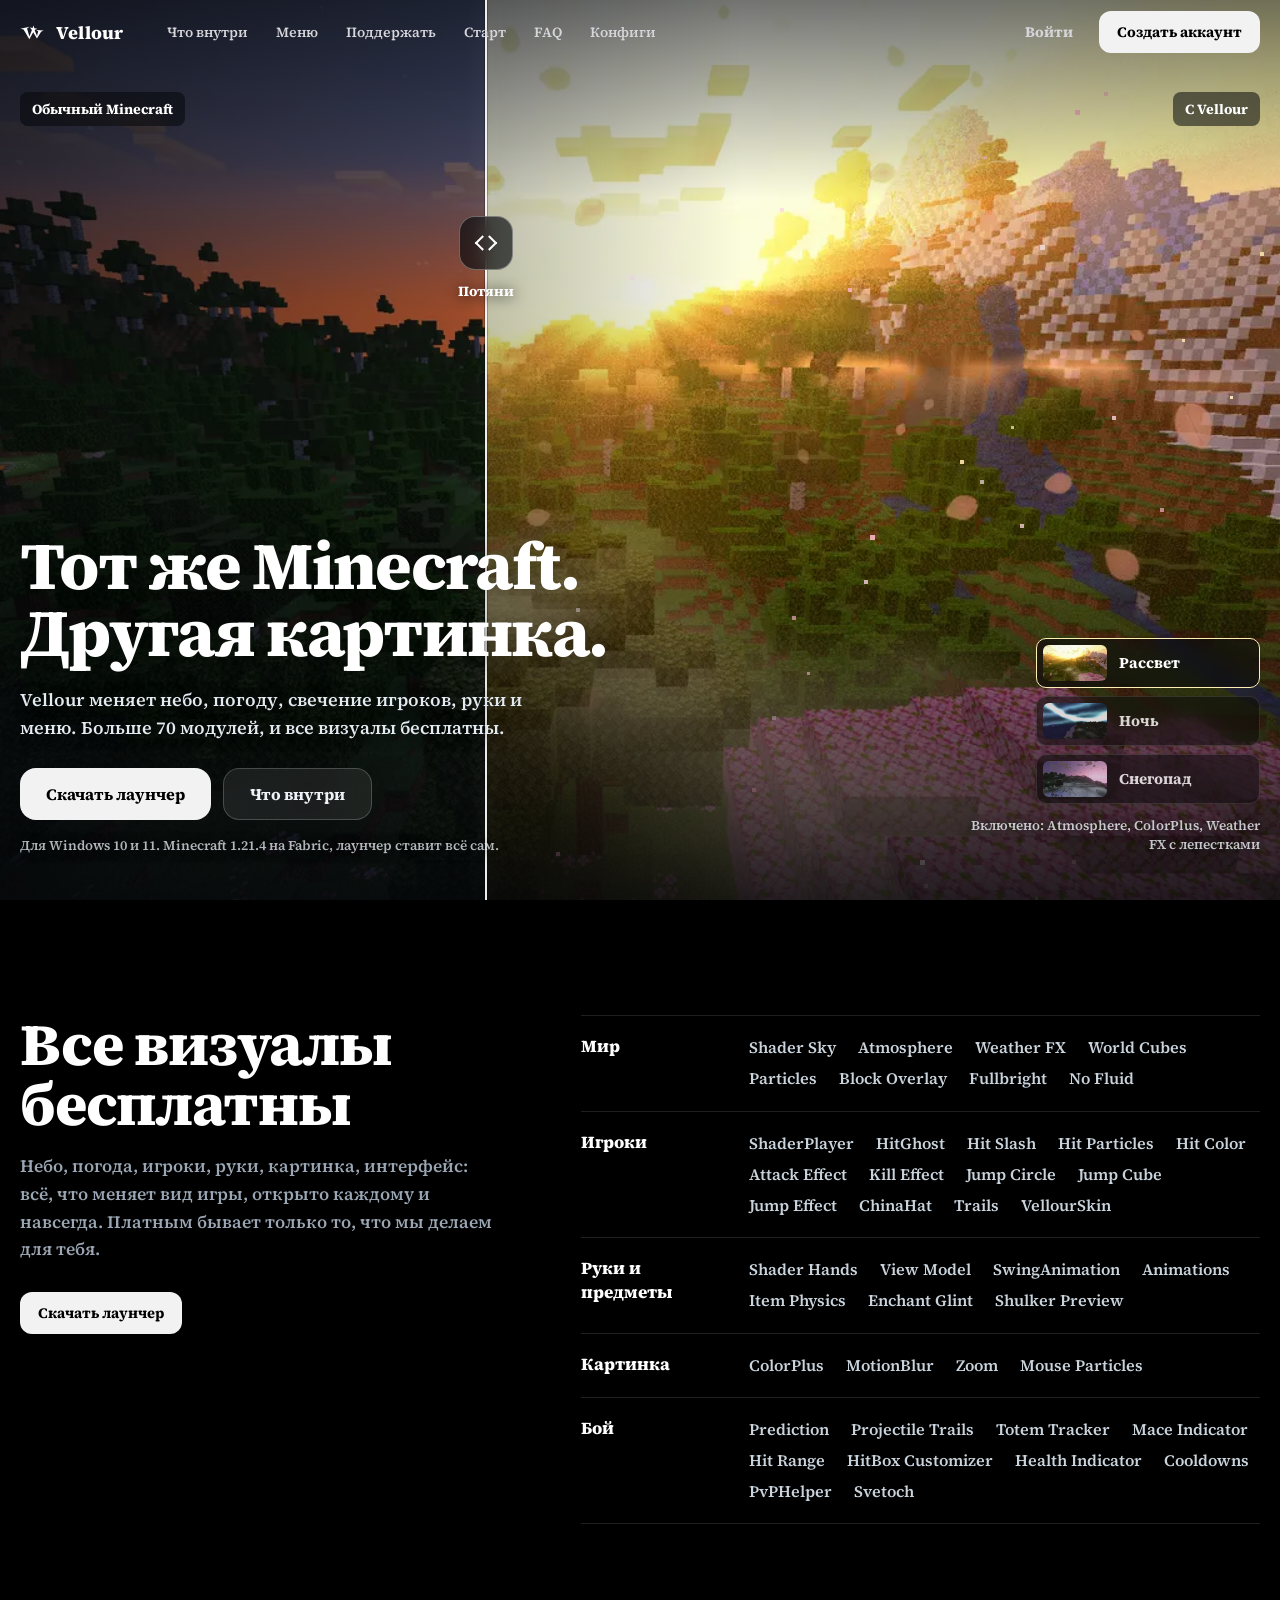
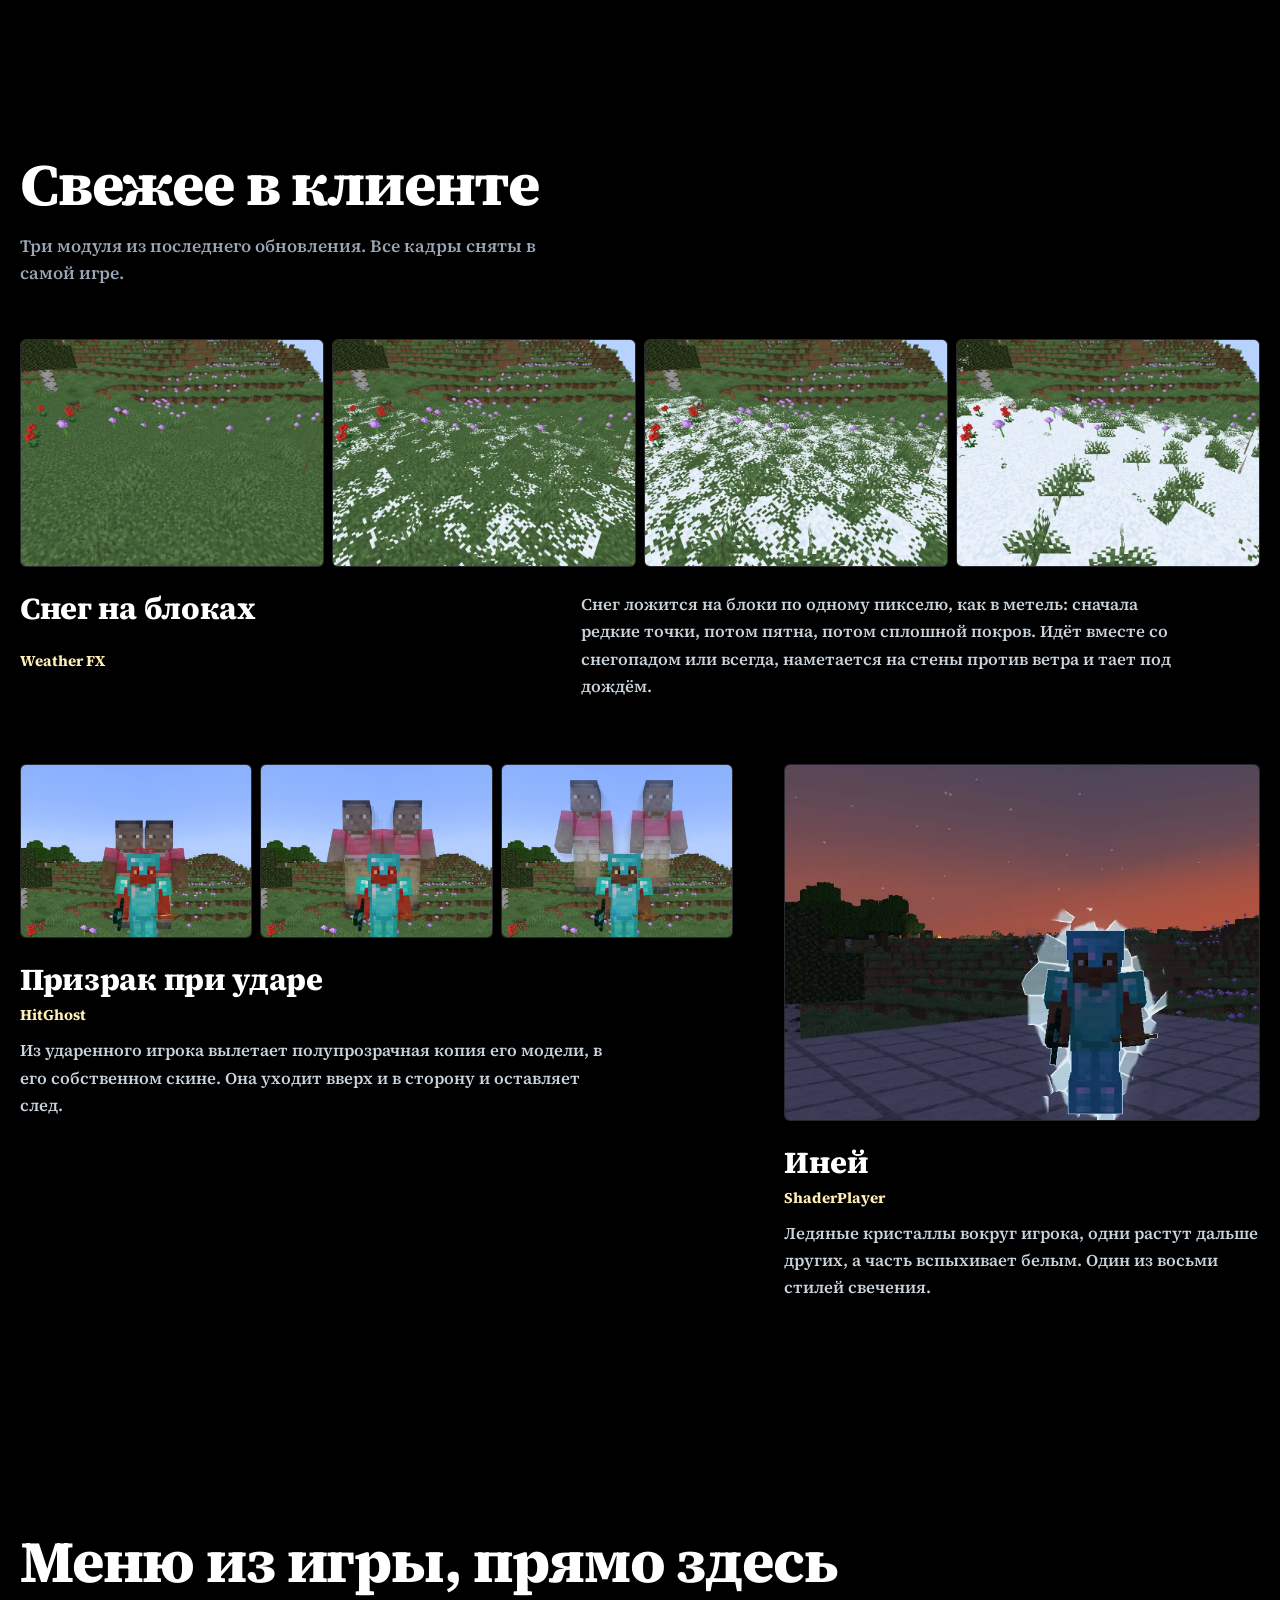
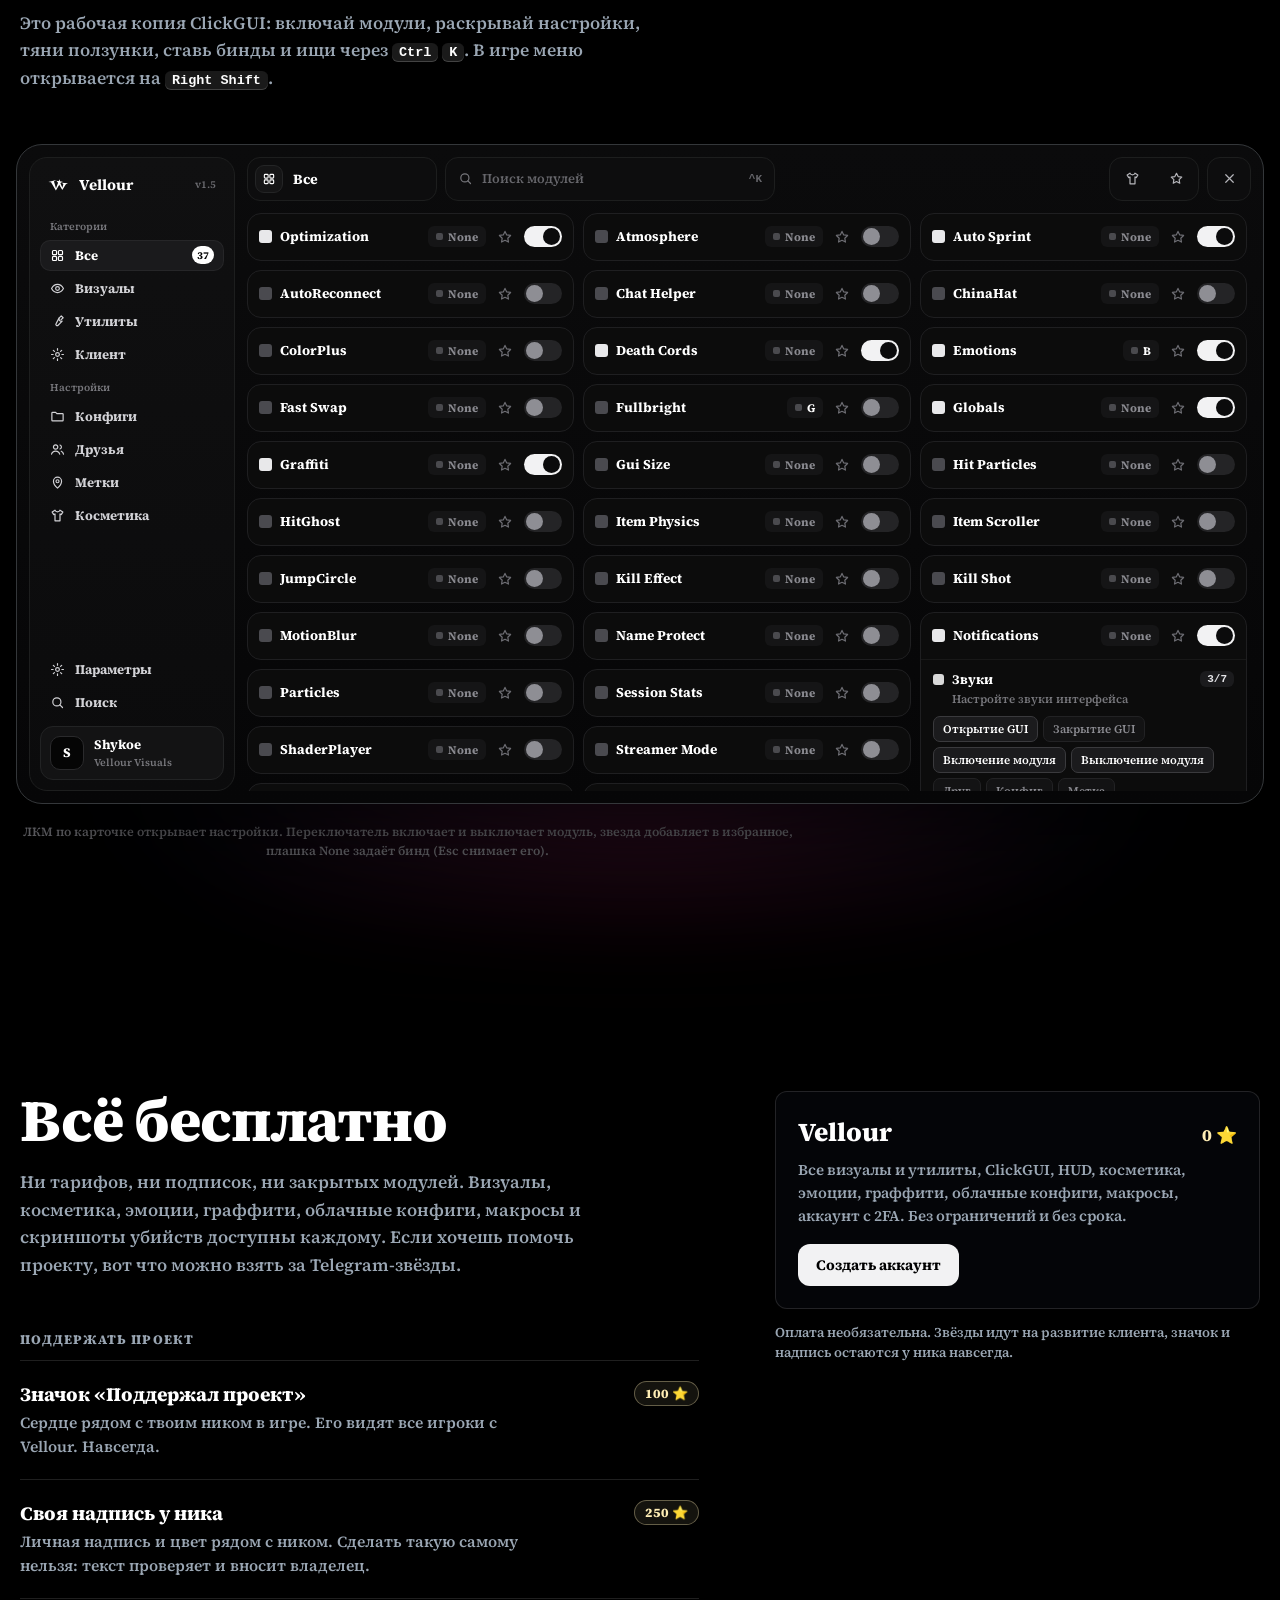
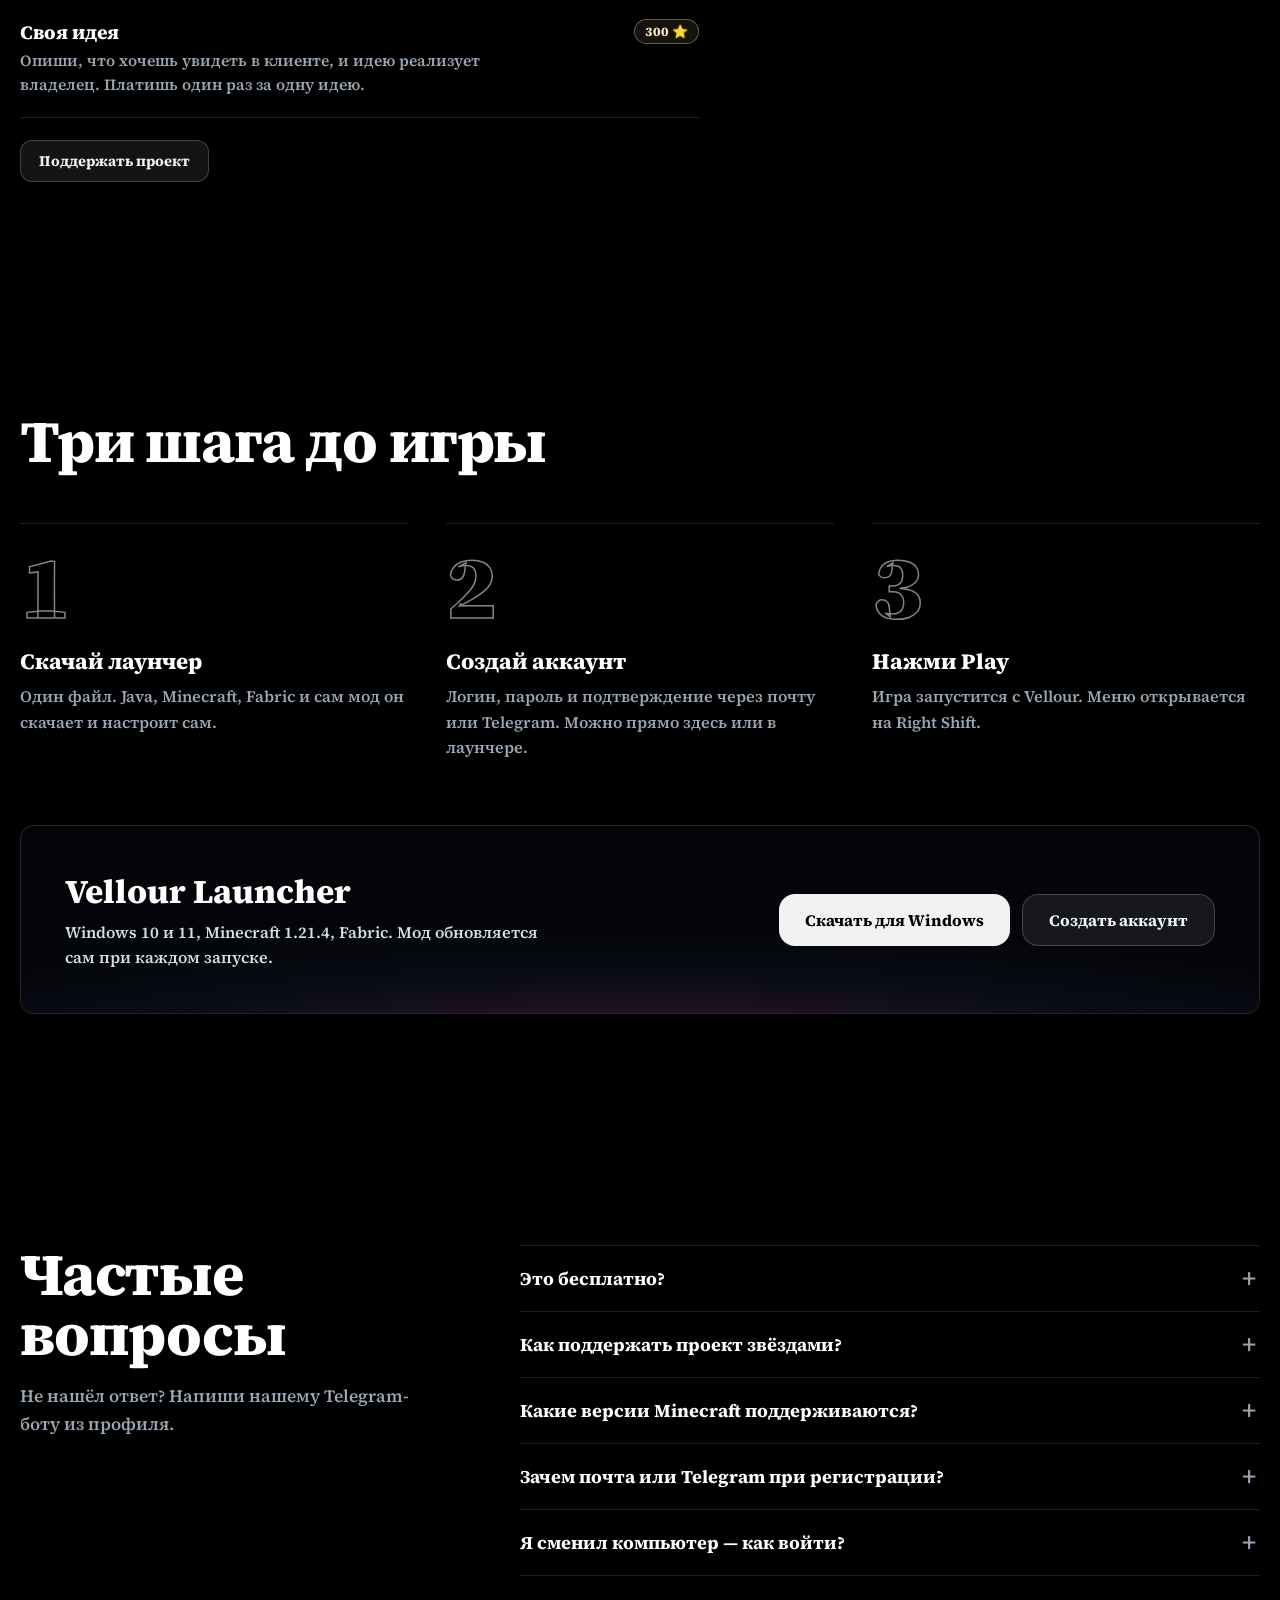
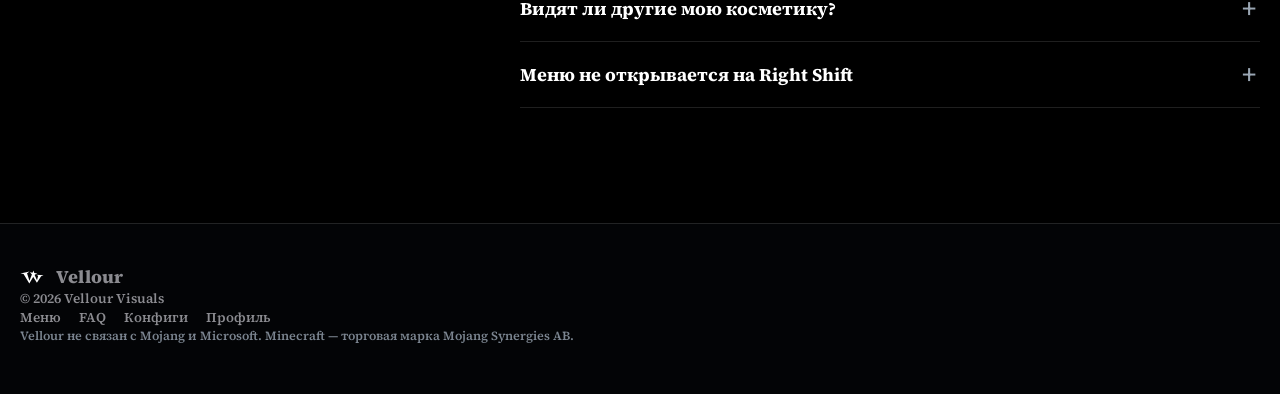
<file: index.html>
<!doctype html>
<html lang="ru">
<head>
  <script src="/assets/js/mirror.js"></script>
  <meta charset="utf-8">
  <meta name="viewport" content="width=device-width, initial-scale=1">
  <title>Vellour — бесплатные визуалы для Minecraft 1.21.4 (Fabric)</title>
  <meta name="description" content="Vellour: бесплатные визуалы для Minecraft 1.21.4 на Fabric. Шейдерное небо, снег и дождь, свечение игроков, руки, HUD. Лаунчер сам всё ставит.">
  <meta name="robots" content="index, follow, max-image-preview:large">
  <link rel="canonical" href="https://vellour.github.io/">
  <meta name="theme-color" content="#05070a">
  <link rel="icon" type="image/svg+xml" href="/assets/img/favicon.svg">
  <link rel="icon" type="image/png" href="/assets/img/favicon.png">
  <meta property="og:type" content="website">
  <meta property="og:site_name" content="Vellour">
  <meta property="og:locale" content="ru_RU">
  <meta property="og:url" content="https://vellour.github.io/">
  <meta property="og:title" content="Vellour: бесплатные визуалы для Minecraft 1.21.4">
  <meta property="og:description" content="Тот же Minecraft, другая картинка: шейдерное небо, снег по пикселям, лужи, свечение игроков и HUD. Лаунчер ставит всё сам, всё бесплатно.">
  <meta property="og:image" content="https://vellour.github.io/assets/img/og.jpg">
  <meta property="og:image:width" content="1200">
  <meta property="og:image:height" content="630">
  <meta property="og:image:alt" content="Рассвет в Minecraft с Vellour: золотой свет, лепестки и дымка над лесом">
  <meta name="twitter:card" content="summary_large_image">
  <meta name="twitter:title" content="Vellour: бесплатные визуалы для Minecraft 1.21.4">
  <meta name="twitter:description" content="Шейдерное небо, снег по пикселям, лужи, свечение игроков и HUD. Лаунчер ставит всё сам, всё бесплатно.">
  <meta name="twitter:image" content="https://vellour.github.io/assets/img/og.jpg">
  <script type="application/ld+json">{"@context":"https://schema.org","@type":"SoftwareApplication","name":"Vellour","alternateName":"VellourVisuals","applicationCategory":"GameApplication","applicationSubCategory":"Minecraft client","operatingSystem":"Windows 10, Windows 11","inLanguage":"ru","url":"https://vellour.github.io/","image":"https://vellour.github.io/assets/img/og.jpg","description":"Бесплатные визуалы для Minecraft Java 1.21.4 на Fabric: шейдерное небо, снег и дождь, свечение игроков, руки, цветокоррекция, HUD. Лаунчер сам скачивает и настраивает всё нужное.","downloadUrl":"https://github.com/Vellour/VellourVisuals/releases/latest/download/VellourLauncher.exe","offers":{"@type":"Offer","price":"0","priceCurrency":"RUB"}}</script>
  <link rel="preload" as="image" href="/assets/img/scenes/dawn-b.webp" imagesrcset="/assets/img/scenes/dawn-b-m.webp 1280w, /assets/img/scenes/dawn-b.webp 1920w" imagesizes="100vw" fetchpriority="high">
  <link rel="stylesheet" href="/assets/css/site.css">
  <link rel="stylesheet" href="/assets/css/landing.css">
  <link rel="stylesheet" href="/assets/css/gui-demo.css">
</head>
<body>
  <header class="nav">
    <div class="nav-inner">
      <a class="brand" href="/"><img src="/assets/img/mark.svg" alt="">Vellour</a>
      <nav class="nav-links">
        <a href="#inside">Что внутри</a>
        <a href="#menu">Меню</a>
        <a href="#services">Поддержать</a>
        <a href="#start">Старт</a>
        <a href="#faq">FAQ</a>
        <a href="/configs">Конфиги</a>
      </nav>
      <div class="nav-right">
        <a class="btn btn-ghost" href="/login">Войти</a>
        <a class="btn btn-white" href="/register#register">Создать аккаунт</a>
      </div>
      <button class="nav-burger" aria-label="Меню"><span></span><span></span></button>
    </div>
  </header>

  <!-- ================= HERO: one frame, two pictures ================= -->
  <section class="hero" id="top" aria-label="Сравнение: обычный Minecraft и Minecraft с Vellour">
    <div class="cmp" id="cmp" style="--pos:38">
      <div class="cmp-layer cmp-base">
        <img id="img-a" src="/assets/img/scenes/dawn-a.webp" srcset="/assets/img/scenes/dawn-a-m.webp 1280w, /assets/img/scenes/dawn-a.webp 1920w" sizes="100vw" width="1920" height="1080" alt="Обычный Minecraft: рассвет над лесом и снежной горой" fetchpriority="high" draggable="false">
        <canvas class="fx" aria-hidden="true"></canvas>
      </div>
      <div class="cmp-layer cmp-top">
        <img id="img-b" src="/assets/img/scenes/dawn-b.webp" srcset="/assets/img/scenes/dawn-b-m.webp 1280w, /assets/img/scenes/dawn-b.webp 1920w" sizes="100vw" width="1920" height="1080" alt="Тот же рассвет с Vellour: лучи солнца, тёплый свет, туман и падающие лепестки" fetchpriority="high" draggable="false">
        <canvas class="fx" aria-hidden="true"></canvas>
        <canvas class="particles" aria-hidden="true"></canvas>
      </div>
      <span class="cmp-line" aria-hidden="true"></span>
      <button class="cmp-knob" id="cmp-knob" type="button" role="slider" aria-label="Граница между обычным Minecraft и Vellour" aria-valuemin="0" aria-valuemax="100" aria-valuenow="38" aria-orientation="horizontal"><span class="cmp-hint" id="cmp-hint">Потяни</span></button>
      <span class="cmp-tag cmp-tag-a">Обычный Minecraft</span>
      <span class="cmp-tag cmp-tag-b">С Vellour</span>
    </div>

    <div class="hero-inner">
      <div class="hero-copy">
        <h1>Тот же Minecraft.<br>Другая картинка.</h1>
        <p class="hero-sub">Vellour меняет небо, погоду, свечение игроков, руки и меню. Больше 70 модулей, и все визуалы бесплатны.</p>
        <div class="hero-actions">
          <a class="btn btn-white btn-lg" href="#" data-download>Скачать лаунчер</a>
          <a class="btn btn-glass btn-lg" href="#inside">Что внутри</a>
        </div>
        <p class="hero-fine" id="hero-fine">Для Windows 10 и 11. Minecraft 1.21.4 на Fabric, лаунчер ставит всё сам.</p>
      </div>
      <div class="scene-pick" role="tablist" aria-label="Сцена для сравнения">
        <button class="scene on" role="tab" aria-selected="true" data-scene="0"><img src="/assets/img/scenes/dawn-t.webp" alt="" width="96" height="54"><span>Рассвет</span></button>
        <button class="scene" role="tab" aria-selected="false" data-scene="1"><img src="/assets/img/scenes/night-t.webp" alt="" width="96" height="54" loading="lazy"><span>Ночь</span></button>
        <button class="scene" role="tab" aria-selected="false" data-scene="2"><img src="/assets/img/scenes/snow-t.webp" alt="" width="96" height="54" loading="lazy"><span>Снегопад</span></button>
        <p class="scene-mods" id="scene-mods" aria-live="polite">Включено: Atmosphere, ColorPlus, Weather FX с лепестками</p>
      </div>
    </div>
  </section>

  <!-- ================= INSIDE ================= -->
  <section class="section" id="inside">
    <div class="wrap split">
      <div class="split-head">
        <h2 class="h2">Все визуалы бесплатны</h2>
        <p class="lead">Небо, погода, игроки, руки, картинка, интерфейс: всё, что меняет вид игры, открыто каждому и навсегда. Платным бывает только то, что мы делаем для тебя.</p>
        <a class="btn btn-white" href="#" data-download>Скачать лаунчер</a>
      </div>
      <dl class="index">
        <div><dt>Мир</dt><dd><span>Shader Sky</span><span>Atmosphere</span><span>Weather FX</span><span>World Cubes</span><span>Particles</span><span>Block Overlay</span><span>Fullbright</span><span>No Fluid</span></dd></div>
        <div><dt>Игроки</dt><dd><span>ShaderPlayer</span><span>HitGhost</span><span>Hit Slash</span><span>Hit Particles</span><span>Hit Color</span><span>Attack Effect</span><span>Kill Effect</span><span>Jump Circle</span><span>Jump Cube</span><span>Jump Effect</span><span>ChinaHat</span><span>Trails</span><span>VellourSkin</span></dd></div>
        <div><dt>Руки и предметы</dt><dd><span>Shader Hands</span><span>View Model</span><span>SwingAnimation</span><span>Animations</span><span>Item Physics</span><span>Enchant Glint</span><span>Shulker Preview</span></dd></div>
        <div><dt>Картинка</dt><dd><span>ColorPlus</span><span>MotionBlur</span><span>Zoom</span><span>Mouse Particles</span></dd></div>
        <div><dt>Бой</dt><dd><span>Prediction</span><span>Projectile Trails</span><span>Totem Tracker</span><span>Mace Indicator</span><span>Hit Range</span><span>HitBox Customizer</span><span>Health Indicator</span><span>Cooldowns</span><span>PvPHelper</span><span>Svetoch</span></dd></div>
      </dl>
    </div>
  </section>

  <!-- ================= FRAMES from the game ================= -->
  <section class="section" id="frames">
    <div class="wrap">
      <div class="section-head">
        <h2 class="h2">Свежее в клиенте</h2>
        <p class="lead">Три модуля из последнего обновления. Все кадры сняты в самой игре.</p>
      </div>

      <article class="story story-wide">
        <div class="strip strip-4">
          <figure><img src="/assets/img/frames/snow-1.webp" alt="Луг без снега" loading="lazy" width="640" height="480"></figure>
          <figure><img src="/assets/img/frames/snow-2.webp" alt="Снег лежит редкими белыми пикселями" loading="lazy" width="640" height="480"></figure>
          <figure><img src="/assets/img/frames/snow-3.webp" alt="Снега больше, трава ещё видна" loading="lazy" width="640" height="480"></figure>
          <figure><img src="/assets/img/frames/snow-4.webp" alt="Земля почти целиком белая" loading="lazy" width="640" height="480"></figure>
        </div>
        <div class="story-text">
          <h3>Снег на блоках</h3>
          <p class="story-mod">Weather FX</p>
          <p>Снег ложится на блоки по одному пикселю, как в метель: сначала редкие точки, потом пятна, потом сплошной покров. Идёт вместе со снегопадом или всегда, наметается на стены против ветра и тает под дождём.</p>
        </div>
      </article>

      <div class="story-pair">
        <article class="story">
          <div class="strip strip-3">
            <figure><img src="/assets/img/frames/ghost-1.webp" alt="Удар: призрак ещё в теле игрока" loading="lazy" width="640" height="480"></figure>
            <figure><img src="/assets/img/frames/ghost-2.webp" alt="Призрак отделяется от игрока" loading="lazy" width="640" height="480"></figure>
            <figure><img src="/assets/img/frames/ghost-3.webp" alt="Призрак улетает вверх и тает" loading="lazy" width="640" height="480"></figure>
          </div>
          <div class="story-text">
            <h3>Призрак при ударе</h3>
            <p class="story-mod">HitGhost</p>
            <p>Из ударенного игрока вылетает полупрозрачная копия его модели, в его собственном скине. Она уходит вверх и в сторону и оставляет след.</p>
          </div>
        </article>
        <article class="story">
          <div class="strip strip-1">
            <figure><img src="/assets/img/frames/frost-1.webp" alt="Игрок в ледяных кристаллах ночью" loading="lazy" width="640" height="480"></figure>
          </div>
          <div class="story-text">
            <h3>Иней</h3>
            <p class="story-mod">ShaderPlayer</p>
            <p>Ледяные кристаллы вокруг игрока, одни растут дальше других, а часть вспыхивает белым. Один из восьми стилей свечения.</p>
          </div>
        </article>
      </div>
    </div>
  </section>

  <!-- ================= LIVE CLICKGUI ================= -->
  <section class="section gui-section" id="menu">
    <div class="wrap">
      <div class="section-head">
        <h2 class="h2">Меню из игры, прямо здесь</h2>
        <p class="lead">Это рабочая копия ClickGUI: включай модули, раскрывай настройки, тяни ползунки, ставь бинды и ищи через <kbd class="kbd">Ctrl</kbd> <kbd class="kbd">K</kbd>. В игре меню открывается на <kbd class="kbd">Right Shift</kbd>.</p>
      </div>
      <div class="gui-wrap">
        <div class="gui" id="gui-app">
          <aside class="g-side">
            <div class="g-brand"><img src="/assets/img/mark.svg" alt=""><b>Vellour</b><span>v1.5</span></div>
            <div class="g-sec">Категории</div>
            <div class="g-nav" id="g-cats"></div>
            <div class="g-sec">Настройки</div>
            <div class="g-nav" id="g-tools"></div>
            <div class="g-fill"></div>
            <div class="g-nav">
              <button data-cat="client"><i class="gi gi-gear"></i>Параметры</button>
              <button data-focus-search><i class="gi gi-search"></i>Поиск</button>
            </div>
            <div class="g-user"><div class="g-ava">S</div><div><b>Shykoe</b><span>Vellour Visuals</span></div></div>
          </aside>
          <main class="g-main">
            <div class="g-top">
              <div class="g-chip"><i class="gi" id="g-chip-icon"></i><b id="g-chip-title">Все</b></div>
              <label class="g-search"><i class="gi gi-search"></i><input id="g-search" placeholder="Поиск модулей" autocomplete="off" spellcheck="false"><span>^K</span></label>
              <div class="g-actions">
                <div class="g-pill"><button title="Косметика" data-tool="cosmetics"><i class="gi gi-shirt"></i></button><button title="Избранное" id="g-fav-only"><i class="gi gi-star"></i></button></div>
                <button class="g-btn" title="Сбросить" id="g-reset"><i class="gi gi-x"></i></button>
              </div>
            </div>
            <div class="g-content" id="g-content"></div>
          </main>
        </div>
      </div>
      <p class="gui-note">ЛКМ по карточке открывает настройки. Переключатель включает и выключает модуль, звезда добавляет в избранное, плашка None задаёт бинд (Esc снимает его).</p>
    </div>
  </section>

  <!-- ================= SUPPORT ================= -->
  <section class="section" id="services">
    <div class="wrap split split-rev">
      <div>
        <div class="section-head">
          <h2 class="h2">Всё бесплатно</h2>
          <p class="lead">Ни тарифов, ни подписок, ни закрытых модулей. Визуалы, косметика, эмоции, граффити, облачные конфиги, макросы и скриншоты убийств доступны каждому. Если хочешь помочь проекту, вот что можно взять за Telegram-звёзды.</p>
        </div>
        <h3 class="ledger-label">Поддержать проект</h3>
        <ul class="ledger">
          <li><div><b>Значок «Поддержал проект»</b><p>Сердце рядом с твоим ником в игре. Его видят все игроки с Vellour. Навсегда.</p></div><span class="tier" data-svc-price="supporter">100 ⭐</span></li>
          <li><div><b>Своя надпись у ника</b><p>Личная надпись и цвет рядом с ником. Сделать такую самому нельзя: текст проверяет и вносит владелец.</p></div><span class="tier" data-svc-price="nametag">250 ⭐</span></li>
          <li><div><b>Своя идея</b><p>Опиши, что хочешь увидеть в клиенте, и идею реализует владелец. Платишь один раз за одну идею.</p></div><span class="tier" data-svc-price="idea">300 ⭐</span></li>
        </ul>
        <p class="ledger-cta"><a class="btn btn-glass" href="/profile#services">Поддержать проект</a></p>
      </div>
      <aside class="plans" aria-label="Что входит">
        <div class="plan">
          <div class="plan-top"><b>Vellour</b><span>0 ⭐</span></div>
          <p>Все визуалы и утилиты, ClickGUI, HUD, косметика, эмоции, граффити, облачные конфиги, макросы, аккаунт с 2FA. Без ограничений и без срока.</p>
          <a class="btn btn-white" href="/register#register">Создать аккаунт</a>
        </div>
        <p class="plans-note">Оплата необязательна. Звёзды идут на развитие клиента, значок и надпись остаются у ника навсегда.</p>
      </aside>
    </div>
  </section>

  <!-- ================= START ================= -->
  <section class="section" id="start">
    <div class="wrap">
      <div class="section-head">
        <h2 class="h2">Три шага до игры</h2>
      </div>
      <ol class="steps">
        <li><span class="step-n">1</span><h3>Скачай лаунчер</h3><p>Один файл. Java, Minecraft, Fabric и сам мод он скачает и настроит сам.</p></li>
        <li><span class="step-n">2</span><h3>Создай аккаунт</h3><p>Логин, пароль и подтверждение через почту или Telegram. Можно прямо здесь или в лаунчере.</p></li>
        <li><span class="step-n">3</span><h3>Нажми Play</h3><p>Игра запустится с Vellour. Меню открывается на Right Shift.</p></li>
      </ol>
      <div class="download" id="download">
        <div class="dl-text">
          <h3>Vellour Launcher</h3>
          <p>Windows 10 и 11, Minecraft 1.21.4, Fabric. Мод обновляется сам при каждом запуске.</p>
        </div>
        <div class="dl-actions">
          <a class="btn btn-white btn-lg" href="#" data-download>Скачать для Windows</a>
          <a class="btn btn-glass btn-lg" href="/register#register">Создать аккаунт</a>
        </div>
      </div>
    </div>
  </section>

  <!-- ================= FAQ ================= -->
  <section class="section" id="faq">
    <div class="wrap faq-wrap">
      <div class="section-head">
        <h2 class="h2">Частые вопросы</h2>
        <p class="lead">Не нашёл ответ? Напиши нашему Telegram-боту из профиля.</p>
      </div>
      <div class="faq">
        <details><summary>Это бесплатно?</summary><p>Да, всё: визуалы, косметика, эмоции, граффити, облачные конфиги, макросы, скриншоты убийств и статистика сессии. Тарифов нет. Проект можно просто поддержать за Telegram-звёзды: значок у ника, своя надпись у ника или одна своя идея.</p></details>
        <details><summary>Как поддержать проект звёздами?</summary><p>Профиль → «Поддержать» → выбери услугу. Откроется оплата в Telegram, после неё значок, надпись или идея включатся сами. Ещё можно написать боту /shop.</p></details>
        <details><summary>Какие версии Minecraft поддерживаются?</summary><p>Minecraft Java 1.21.4 на Fabric. Лаунчер сам скачает нужную версию, Fabric и Fabric API.</p></details>
        <details><summary>Зачем почта или Telegram при регистрации?</summary><p>Чтобы ты мог восстановить пароль и чтобы никто не наделал фейковых аккаунтов. Привязки и 2FA настраиваются в профиле.</p></details>
        <details><summary>Я сменил компьютер — как войти?</summary><p>Аккаунт привязан к ПК. Зайди в профиль на сайте → «Безопасность» → «Сбросить привязку к ПК». Следующий вход в лаунчер привяжет новый компьютер. Сбрасывать можно раз в 7 дней.</p></details>
        <details><summary>Видят ли другие мою косметику?</summary><p>Да, все игроки с Vellour на том же сервере видят твои крылья, шапки, питомцев, эмоции и граффити.</p></details>
        <details><summary>Меню не открывается на Right Shift</summary><p>Убедись, что запускаешь игру через лаунчер Vellour: он сам кладёт мод в папку mods. Если ставишь мод вручную, нужен Fabric Loader 0.18.4+ и Fabric API.</p></details>
      </div>
    </div>
  </section>

  <footer class="footer">
    <div class="wrap">
      <a class="brand" href="/"><img src="/assets/img/mark.svg" alt="">Vellour</a>
      <span>© <span id="year"></span> Vellour Visuals</span>
      <div class="links"><a href="#menu">Меню</a><a href="#faq">FAQ</a><a href="/configs">Конфиги</a><a href="/profile">Профиль</a></div>
      <p class="legal">Vellour не связан с Mojang и Microsoft. Minecraft — торговая марка Mojang Synergies AB.</p>
    </div>
  </footer>

  <script src="/assets/js/common.js"></script>
  <script src="/assets/js/gui-demo.js"></script>
  <script src="/assets/js/landing.js"></script>
</body>
</html>
</file>
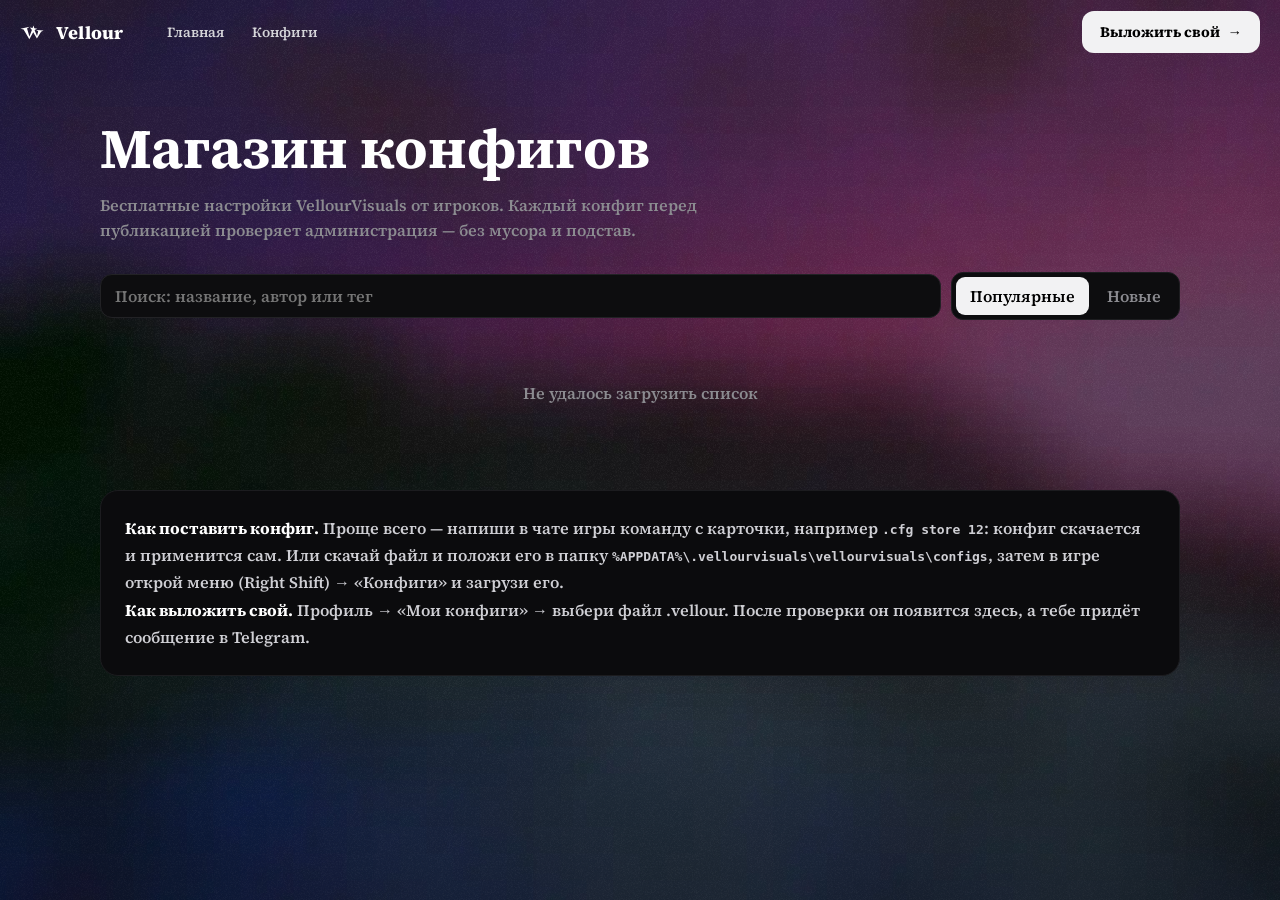
<file: configs.html>
<!doctype html>
<html lang="ru">
<head>
  <script src="/assets/js/mirror.js"></script>
  <meta charset="utf-8">
  <meta name="viewport" content="width=device-width, initial-scale=1">
  <title>Магазин конфигов Vellour — бесплатные настройки визуалов для Minecraft</title>
  <meta name="description" content="Готовые конфиги Vellour от игроков: небо, цвет, эффекты и HUD целиком одной командой. Каждый конфиг перед публикацией проверяет администрация. Бесплатно.">
  <meta name="robots" content="index, follow, max-image-preview:large">
  <link rel="canonical" href="https://vellour.github.io/configs">
  <meta property="og:type" content="website">
  <meta property="og:site_name" content="Vellour">
  <meta property="og:locale" content="ru_RU">
  <meta property="og:url" content="https://vellour.github.io/configs">
  <meta property="og:title" content="Магазин конфигов Vellour">
  <meta property="og:description" content="Готовые настройки визуалов для Minecraft от игроков: небо, цвет, эффекты и HUD одной командой. Бесплатно.">
  <meta property="og:image" content="https://vellour.github.io/assets/img/og.jpg">
  <meta property="og:image:width" content="1200">
  <meta property="og:image:height" content="630">
  <meta name="twitter:card" content="summary_large_image">
  <meta name="theme-color" content="#000000">
  <link rel="icon" type="image/svg+xml" href="/assets/img/favicon.svg">
  <link rel="stylesheet" href="/assets/css/site.css">
  <style>
    .cs-wrap { max-width: 1120px; margin: 0 auto; padding: 120px 20px 80px; }
    .cs-head h1 { font-size: clamp(34px, 5vw, 56px); line-height: 1.05; margin: 0; }
    .cs-head p { color: var(--muted); max-width: 620px; line-height: 1.6; margin: 14px 0 0; }
    .cs-bar { display: flex; flex-wrap: wrap; gap: 10px; margin: 28px 0 22px; align-items: center; }
    .cs-bar input { flex: 1; min-width: 220px; height: 44px; border-radius: 12px; border: 1px solid #222225; background: #0d0d0f; color: #fff; padding: 0 14px; font: inherit; }
    .cs-seg { display: inline-flex; gap: 4px; padding: 4px; background: #0d0d0f; border: 1px solid #1d1d20; border-radius: 12px; }
    .cs-seg button { padding: 8px 14px; border-radius: 9px; color: var(--muted); background: none; border: 0; font: inherit; cursor: pointer; }
    .cs-seg button.on { background: #f2f2f3; color: #000; }
    .cs-grid { display: grid; grid-template-columns: repeat(auto-fill, minmax(300px, 1fr)); gap: 14px; }
    .cs-card { background: #0b0b0d; border: 1px solid #1c1c1f; border-radius: 18px; padding: 20px; display: flex; flex-direction: column; gap: 10px; transition: border-color .2s, transform .2s; }
    .cs-card:hover { border-color: #34343a; transform: translateY(-2px); }
    .cs-card h3 { margin: 0; font-size: 19px; }
    .cs-meta { color: var(--muted); font-size: 13px; display: flex; gap: 12px; flex-wrap: wrap; }
    .cs-desc { color: #cfcfd4; font-size: 14px; line-height: 1.55; flex: 1; white-space: pre-wrap; }
    .cs-tag { font-weight: 800; letter-spacing: .1em; color: #ffe08a; background: rgba(255, 224, 138, .12); padding: 1px 8px; border-radius: 6px; }
    .cs-tags { display: flex; gap: 6px; flex-wrap: wrap; }
    .cs-tags span { font-size: 12px; padding: 3px 9px; border-radius: 7px; background: #17171a; color: #ffe08a; }
    .cs-card .btn { justify-content: center; }
    .cs-cmd { font-size: 13px; color: var(--muted); cursor: pointer; padding: 8px 10px; border-radius: 10px; background: #111114; }
    .cs-cmd code { color: #fff; }
    .cs-empty { color: var(--muted); padding: 40px 0; text-align: center; grid-column: 1 / -1; }
    .cs-how { margin-top: 46px; padding: 24px; border-radius: 18px; background: #0b0b0d; border: 1px solid #1c1c1f; color: #cfcfd4; line-height: 1.7; }
    .cs-how b { color: #fff; }
  </style>
</head>
<body>
  <header class="nav">
    <div class="nav-inner">
      <a class="brand" href="/"><img src="/assets/img/mark.svg" alt="">Vellour</a>
      <nav class="nav-links">
        <a href="/">Главная</a>
        <a href="/configs">Конфиги</a>
      </nav>
      <div class="nav-right">
        <a class="btn btn-white" href="/profile#myconfigs">Выложить свой <span class="arrow">→</span></a>
      </div>
    </div>
  </header>

  <main class="cs-wrap">
    <div class="cs-head">
      <h1>Магазин конфигов</h1>
      <p>Бесплатные настройки VellourVisuals от игроков. Каждый конфиг перед публикацией проверяет администрация — без мусора и подстав.</p>
    </div>
    <div class="cs-bar">
      <input id="q" placeholder="Поиск: название, автор или тег" autocomplete="off">
      <div class="cs-seg" id="sort"><button data-s="top" class="on">Популярные</button><button data-s="new">Новые</button></div>
    </div>
    <div class="cs-grid" id="grid"></div>
    <div class="cs-how">
      <b>Как поставить конфиг.</b> Проще всего — напиши в чате игры команду с карточки, например <code>.cfg store 12</code>: конфиг скачается и применится сам. Или скачай файл и положи его в папку
      <code>%APPDATA%\.vellourvisuals\vellourvisuals\configs</code>, затем в игре открой меню (Right Shift) → «Конфиги» и загрузи его.<br>
      <b>Как выложить свой.</b> Профиль → «Мои конфиги» → выбери файл .vellour. После проверки он появится здесь, а тебе придёт сообщение в Telegram.
    </div>
  </main>

  <script>
    (function () {
      const $ = s => document.querySelector(s);
      const esc = s => String(s == null ? '' : s).replace(/[&<>"]/g, c => ({ '&': '&amp;', '<': '&lt;', '>': '&gt;', '"': '&quot;' }[c]));
      let sort = 'top', timer;
      async function load() {
        const r = await fetch('/api/configs/list', { method: 'POST', headers: { 'Content-Type': 'application/json' }, body: JSON.stringify({ q: $('#q').value, sort }) }).then(r => r.json()).catch(() => null);
        if (!r || !r.ok) { $('#grid').innerHTML = '<div class="cs-empty">Не удалось загрузить список</div>'; return; }
        $('#grid').innerHTML = r.configs.map(c => `<div class="cs-card">
            <h3>${esc(c.name)}</h3>
            <div class="cs-meta"><span>#${c.id}</span>${c.tag ? '<span class="cs-tag">' + esc(c.tag) + '</span>' : ''}<span>от ${esc(c.author)}</span><span>⬇ ${c.downloads}</span><span>${(c.size / 1024).toFixed(1)} КБ</span></div>
            ${c.tags ? '<div class="cs-tags">' + c.tags.split(',').map(t => t.trim()).filter(Boolean).slice(0, 5).map(t => '<span>' + esc(t) + '</span>').join('') + '</div>' : ''}
            <div class="cs-desc">${esc(c.description || 'Без описания')}</div>
            <div class="cs-cmd" title="Нажми, чтобы скопировать" data-copy=".cfg store ${c.id}">В игре: <code>.cfg store ${c.id}</code></div>
            <a class="btn btn-white" href="/configs/download/${c.id}">Скачать файл</a>
          </div>`).join('') || '<div class="cs-empty">Пока пусто — стань первым, кто выложит конфиг</div>';
      }
      $('#q').addEventListener('input', () => { clearTimeout(timer); timer = setTimeout(load, 250); });
      $('#sort').addEventListener('click', e => { const b = e.target.closest('[data-s]'); if (!b) return; sort = b.dataset.s; $('#sort').querySelectorAll('button').forEach(x => x.classList.toggle('on', x === b)); load(); });
      document.addEventListener('click', e => { const c = e.target.closest('[data-copy]'); if (c && navigator.clipboard) navigator.clipboard.writeText(c.dataset.copy).then(() => { c.innerHTML = 'Скопировано ✓'; setTimeout(load, 1200); }); });
      load();
    })();
  </script>
</body>
</html>
</file>
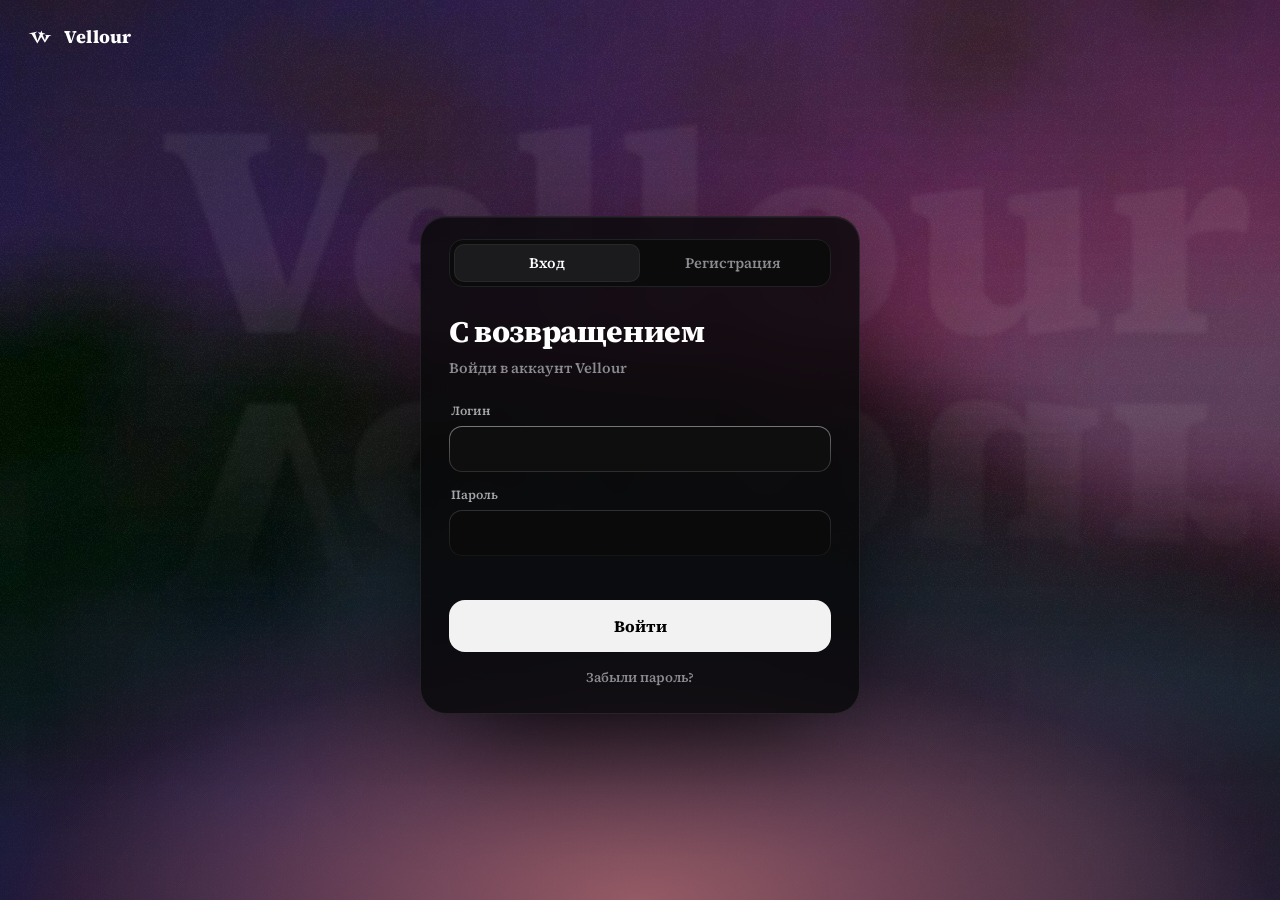
<file: login.html>
<!doctype html>
<html lang="ru">
<head>
  <script src="/assets/js/mirror.js"></script>
  <meta charset="utf-8">
  <meta name="viewport" content="width=device-width, initial-scale=1">
  <title>Вход — Vellour</title>
  <meta name="robots" content="noindex, nofollow">
  <meta name="theme-color" content="#000000">
  <link rel="icon" type="image/svg+xml" href="/assets/img/favicon.svg">
  <link rel="stylesheet" href="/assets/css/site.css">
  <link rel="stylesheet" href="/assets/css/auth.css">
</head>
<body class="auth-page">
  <a class="auth-back brand" href="/"><img src="/assets/img/mark.svg" alt="">Vellour</a>
  <div class="auth-bg" aria-hidden="true"><img src="/assets/img/logo.svg" alt=""></div>
  <div class="glow-bottom"></div>

  <main class="auth-card">
    <div class="auth-tabs" id="tabs">
      <button data-view="login" class="on">Вход</button>
      <button data-view="register">Регистрация</button>
      <span class="auth-tab-ink"></span>
    </div>

    <!-- login -->
    <form class="view" id="v-login" autocomplete="on">
      <h1>С возвращением</h1>
      <p class="sub">Войди в аккаунт Vellour</p>
      <label class="lbl" for="l-login">Логин</label>
      <input class="field" id="l-login" name="username" autocomplete="username" maxlength="16" spellcheck="false" required>
      <label class="lbl" for="l-pass">Пароль</label>
      <input class="field" id="l-pass" type="password" name="password" autocomplete="current-password" maxlength="64" required>
      <div class="totp-box" id="l-totp-box" hidden>
        <label class="lbl">Код из приложения-аутентификатора</label>
        <div class="otp" id="l-totp"></div>
      </div>
      <div class="msg" id="l-msg"></div>
      <button class="btn btn-white btn-lg wide" type="submit">Войти</button>
      <div class="auth-links"><button type="button" data-view="recover">Забыли пароль?</button></div>
    </form>

    <!-- register -->
    <form class="view" id="v-register" hidden autocomplete="off">
      <h1>Создать аккаунт</h1>
      <p class="sub">Логин станет твоим ником в игре</p>
      <label class="lbl" for="r-login">Логин</label>
      <input class="field" id="r-login" maxlength="16" spellcheck="false" placeholder="3–16 символов: латиница, цифры, _" required>
      <div class="row2">
        <div><label class="lbl" for="r-pass">Пароль</label><input class="field" id="r-pass" type="password" autocomplete="new-password" maxlength="64" required></div>
        <div><label class="lbl" for="r-pass2">Повтори пароль</label><input class="field" id="r-pass2" type="password" autocomplete="new-password" maxlength="64" required></div>
      </div>
      <label class="lbl">Подтверждение</label>
      <div class="seg" id="r-method">
        <button type="button" data-m="email" class="on"><svg viewBox="0 0 24 24" fill="none" stroke="currentColor" stroke-width="1.8"><rect x="3" y="5" width="18" height="14" rx="2"/><path d="M3.5 6.5l8.5 6.5 8.5-6.5"/></svg>Почта</button>
        <button type="button" data-m="telegram"><svg viewBox="0 0 24 24" fill="currentColor"><path d="M21.4 4.3L2.9 11.4c-1.3.5-1.2 1.2-.2 1.5l4.7 1.5 1.8 5.6c.2.6.4.8.9.8.4 0 .6-.2.9-.4l2.3-2.2 4.7 3.5c.9.5 1.5.2 1.7-.8l3.1-14.6c.3-1.3-.5-1.9-1.4-1.5zM8.3 14.1l9.8-6.2c.5-.3.9-.1.5.2l-8.1 7.3-.3 3.4z"/></svg>Telegram</button>
      </div>
      <div id="r-email-box">
        <label class="lbl" for="r-email" style="margin-top:14px">Почта</label>
        <input class="field" id="r-email" type="email" autocomplete="email" placeholder="you@mail.ru">
      </div>
      <p class="hint" id="r-tg-hint" hidden>На следующем шаге откроется наш бот — нажми в нём «Start», и аккаунт создастся.</p>
      <div class="msg" id="r-msg"></div>
      <button class="btn btn-white btn-lg wide" type="submit">Продолжить <span class="arrow">→</span></button>
      <p class="fine">Почта или Telegram нужны, чтобы восстановить пароль и защитить аккаунт.</p>
    </form>

    <!-- email code -->
    <form class="view" id="v-email" hidden>
      <div class="step-icon"><svg viewBox="0 0 24 24" fill="none" stroke="currentColor" stroke-width="1.6"><rect x="3" y="5" width="18" height="14" rx="2"/><path d="M3.5 6.5l8.5 6.5 8.5-6.5"/></svg></div>
      <h1>Проверь почту</h1>
      <p class="sub">Мы отправили код на <b id="e-to"></b></p>
      <div class="otp" id="e-code"></div>
      <div class="msg" id="e-msg"></div>
      <button class="btn btn-white btn-lg wide" type="submit">Подтвердить</button>
      <div class="auth-links"><button type="button" data-view="register">← Изменить данные</button></div>
    </form>

    <!-- telegram -->
    <div class="view" id="v-tg" hidden>
      <div class="step-icon tg"><svg viewBox="0 0 24 24" fill="currentColor"><path d="M21.4 4.3L2.9 11.4c-1.3.5-1.2 1.2-.2 1.5l4.7 1.5 1.8 5.6c.2.6.4.8.9.8.4 0 .6-.2.9-.4l2.3-2.2 4.7 3.5c.9.5 1.5.2 1.7-.8l3.1-14.6c.3-1.3-.5-1.9-1.4-1.5z"/></svg></div>
      <h1>Подтверди в Telegram</h1>
      <p class="sub">Открой нашего бота и нажми <b>Start</b> — аккаунт создастся автоматически.</p>
      <a class="btn btn-white btn-lg wide" id="tg-open" href="#" target="_blank" rel="noopener">Открыть Telegram-бота</a>
      <div class="waiting"><span class="spinner"></span><span id="tg-status">Ждём подтверждения…</span></div>
      <div class="msg" id="t-msg"></div>
      <div class="auth-links"><button type="button" data-view="register">← Назад</button></div>
    </div>

    <!-- recover -->
    <form class="view" id="v-recover" hidden>
      <h1>Восстановление</h1>
      <p class="sub">Код придёт на привязанную почту и в Telegram</p>
      <label class="lbl" for="rc-login">Логин</label>
      <input class="field" id="rc-login" maxlength="16" spellcheck="false" required>
      <div id="rc-step2" hidden>
        <label class="lbl" style="margin-top:14px">Код</label>
        <div class="otp" id="rc-code"></div>
        <label class="lbl" for="rc-pass" style="margin-top:14px">Новый пароль</label>
        <input class="field" id="rc-pass" type="password" autocomplete="new-password" maxlength="64">
      </div>
      <div class="msg" id="rc-msg"></div>
      <button class="btn btn-white btn-lg wide" type="submit" id="rc-btn">Отправить код</button>
      <div class="auth-links"><button type="button" data-view="login">← Ко входу</button></div>
    </form>
  </main>

  <script src="/assets/js/common.js"></script>
  <script src="/assets/js/auth.js"></script>
</body>
</html>
</file>
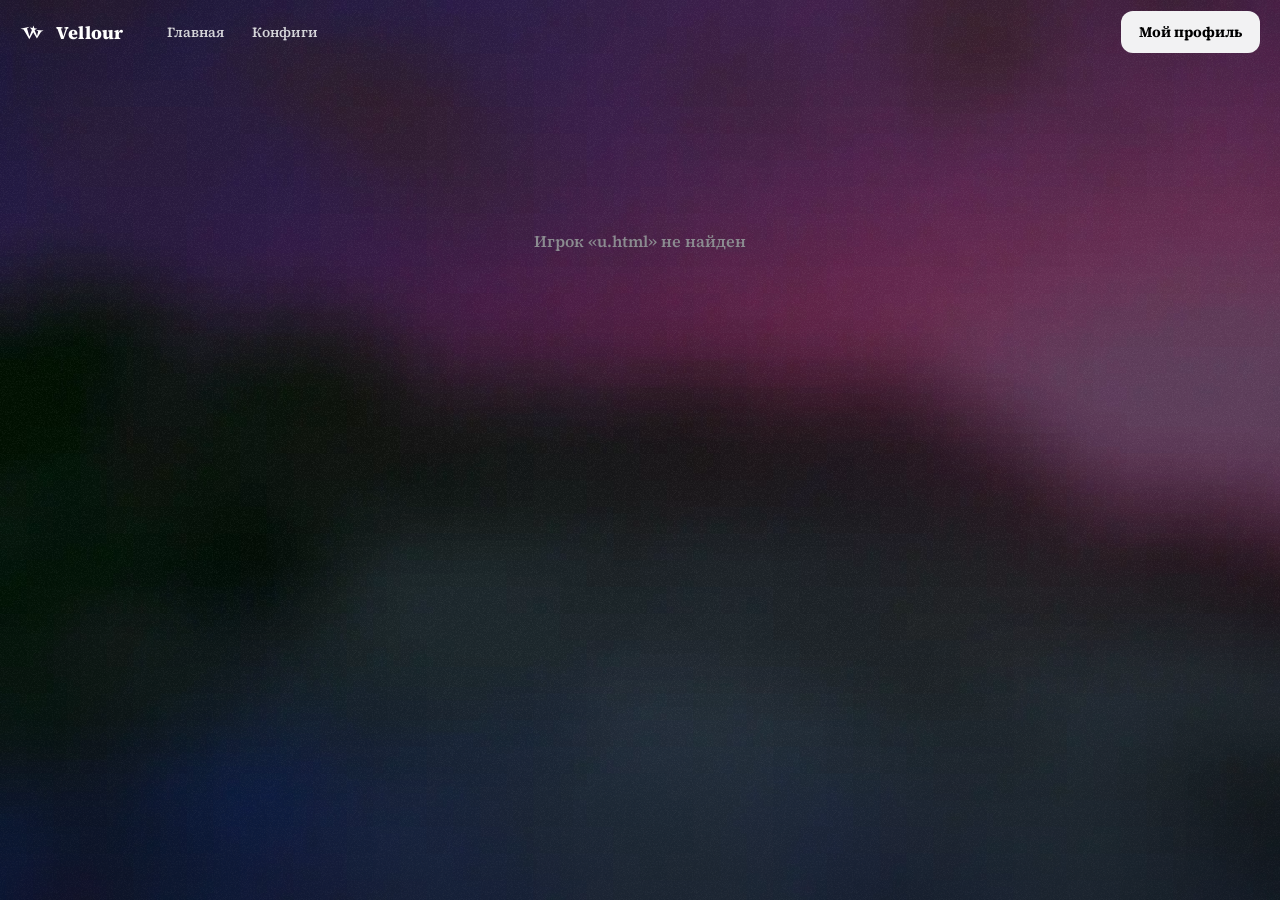
<file: u.html>
<!doctype html>
<html lang="ru">
<head>
  <script src="/assets/js/mirror.js"></script>
  <meta charset="utf-8">
  <meta name="viewport" content="width=device-width, initial-scale=1">
  <title>Профиль — Vellour</title>
  <meta name="robots" content="noindex, nofollow">
  <meta name="theme-color" content="#000000">
  <link rel="icon" type="image/svg+xml" href="/assets/img/favicon.svg">
  <link rel="stylesheet" href="/assets/css/site.css">
  <style>
    .u-wrap { max-width: 860px; margin: 0 auto; padding: 110px 20px 80px; }
    .u-card { background: #0b0b0d; border: 1px solid #1c1c1f; border-radius: 24px; overflow: hidden; }
    .u-banner { height: 220px; background: linear-gradient(120deg, #1a2d54, #dd083d 70%, #ffeeb5) center/cover; }
    .u-body { padding: 0 28px 28px; }
    .u-top { display: flex; align-items: flex-end; gap: 18px; margin-top: -54px; flex-wrap: wrap; }
    .u-ava { width: 120px; height: 120px; border-radius: 30px; border: 6px solid #0b0b0d; background: #18181b center/cover; display: grid; place-items: center; font-size: 48px; font-weight: 800; flex: none; }
    .u-name { flex: 1; min-width: 200px; padding-bottom: 6px; }
    .u-name h1 { margin: 0; font-size: 34px; display: flex; align-items: center; gap: 10px; flex-wrap: wrap; }
    .chip { font-size: 12px; font-weight: 800; padding: 4px 9px; border-radius: 8px; background: #1b1b1e; letter-spacing: .04em; }
    .chip.role { color: #fff; }
    .u-status { color: #cfcfd4; font-size: 16px; margin-top: 6px; }
    .u-on { display: inline-flex; align-items: center; gap: 7px; font-size: 14px; color: var(--muted); margin-top: 10px; }
    .u-on i { width: 9px; height: 9px; border-radius: 50%; background: #4b4b50; } .u-on i.on { background: #5fd38d; box-shadow: 0 0 10px #5fd38d; }
    .u-socials { display: flex; flex-wrap: wrap; gap: 8px; margin-top: 22px; }
    .u-socials a { padding: 9px 14px; border-radius: 11px; background: #151517; border: 1px solid #222225; font-size: 14px; }
    .u-socials a:hover { border-color: #3a3a40; }
    .u-meta { color: #6f6f75; font-size: 13px; margin-top: 18px; }
    .u-act { margin-left: auto; padding-bottom: 8px; }
    .u-missing { text-align: center; color: var(--muted); padding: 120px 0; }
  </style>
</head>
<body>
  <header class="nav"><div class="nav-inner">
    <a class="brand" href="/"><img src="/assets/img/mark.svg" alt="">Vellour</a>
    <nav class="nav-links"><a href="/">Главная</a><a href="/configs">Конфиги</a></nav>
    <div class="nav-right"><a class="btn btn-white" href="/profile">Мой профиль</a></div>
  </div></header>
  <main class="u-wrap" id="root"></main>
  <script>
    (function () {
      const root = document.getElementById('root');
      const esc = s => String(s == null ? '' : s).replace(/[&<>"]/g, c => ({ '&': '&amp;', '<': '&lt;', '>': '&gt;', '"': '&quot;' }[c]));
      const login = decodeURIComponent(location.pathname.split('/').pop());
      const token = (() => { try { return localStorage.getItem('vellour_token'); } catch { return null; } })();
      const LINKS = {
        telegram: v => 'https://t.me/' + v, vk: v => /^https?:/.test(v) ? v : 'https://vk.com/' + v, discord: null,
        youtube: v => /^https?:/.test(v) ? v : 'https://youtube.com/@' + v, tiktok: v => 'https://tiktok.com/@' + v, twitch: v => 'https://twitch.tv/' + v,
      };
      const NAMES = { telegram: 'Telegram', vk: 'VK', discord: 'Discord', youtube: 'YouTube', tiktok: 'TikTok', twitch: 'Twitch' };
      async function call(path, body) {
        const h = { 'Content-Type': 'application/json' };
        if (token) h.Authorization = 'Bearer ' + token;
        return fetch(path, { method: 'POST', headers: h, body: JSON.stringify(body || {}) }).then(r => r.json()).catch(() => ({ ok: false }));
      }
      async function render() {
        const r = token ? await call('/api/profile/get', { login }) : await call('/api/profile/public', { login });
        if (!r.ok) { root.innerHTML = '<div class="u-missing">Игрок «' + esc(login) + '» не найден</div>'; return; }
        const p = r.profile;
        document.title = p.login + ' — Vellour';
        const socials = Object.entries(p.socials || {}).map(([k, v]) => LINKS[k]
          ? '<a href="' + esc(LINKS[k](v)) + '" target="_blank" rel="noopener nofollow">' + NAMES[k] + ' · ' + esc(v) + '</a>'
          : '<a>' + NAMES[k] + ' · ' + esc(v) + '</a>').join('');
        const fr = !token || p.self ? '' : p.friend === 'friends' ? '<span class="chip">Вы друзья</span>'
          : p.friend === 'sent' ? '<span class="chip">Заявка отправлена</span>'
          : '<button class="btn btn-white" id="add">' + (p.friend === 'incoming' ? 'Принять заявку' : 'Добавить в друзья') + '</button>';
        root.innerHTML = '<div class="u-card"><div class="u-banner" style="' + (p.banner ? 'background-image:url(' + p.banner + ')' : '') + '"></div><div class="u-body">'
          + '<div class="u-top"><div class="u-ava" style="' + (p.avatar ? 'background-image:url(' + p.avatar + ')' : '') + '">' + (p.avatar ? '' : esc(p.login[0].toUpperCase())) + '</div>'
          + '<div class="u-name"><h1>' + esc(p.login) + '' + (p.role !== 'User' ? '<span class="chip role">' + esc(p.role) + '</span>' : '') + '</h1>'
          + (p.status ? '<div class="u-status">' + esc(p.status) + '</div>' : '')
          + '<div class="u-on"><i class="' + (p.online ? 'on' : '') + '"></i>' + (p.online ? 'В игре' + (p.server ? ' · ' + esc(p.server) : '') : 'Не в сети') + '</div></div>'
          + '<div class="u-act">' + fr + '</div></div>'
          + (socials ? '<div class="u-socials">' + socials + '</div>' : '')
          + '<div class="u-meta">С нами с ' + new Date(p.createdAt).toLocaleDateString('ru-RU', { day: 'numeric', month: 'long', year: 'numeric' }) + '</div></div></div>';
        const add = document.getElementById('add');
        if (add) add.onclick = async () => { await call('/api/friends/request', { login: p.login }); render(); };
      }
      render();
    })();
  </script>
</body>
</html>
</file>
<file: assets/css/site.css>
/* Vellour — shared site styles (same palette as the launcher and the ClickGUI) */
@font-face { font-family: 'Vellour Serif'; font-weight: 600; font-display: swap; src: url('../fonts/vellour-serif-latin-600.ttf') format('truetype'); unicode-range: U+0000-024F, U+2000-206F, U+20AC; }
@font-face { font-family: 'Vellour Serif'; font-weight: 700; font-display: swap; src: url('../fonts/vellour-serif-latin-700.ttf') format('truetype'); unicode-range: U+0000-024F, U+2000-206F, U+20AC; }
@font-face { font-family: 'Vellour Serif'; font-weight: 800; font-display: swap; src: url('../fonts/vellour-serif-latin-800.ttf') format('truetype'); unicode-range: U+0000-024F, U+2000-206F, U+20AC; }
@font-face { font-family: 'Vellour Serif'; font-weight: 600; font-display: swap; src: url('../fonts/vellour-serif-cyrillic-600.ttf') format('truetype'); unicode-range: U+0400-045F, U+0490-0491, U+04B0-04B1, U+2116; }
@font-face { font-family: 'Vellour Serif'; font-weight: 700; font-display: swap; src: url('../fonts/vellour-serif-cyrillic-700.ttf') format('truetype'); unicode-range: U+0400-045F, U+0490-0491, U+04B0-04B1, U+2116; }
@font-face { font-family: 'Vellour Serif'; font-weight: 800; font-display: swap; src: url('../fonts/vellour-serif-cyrillic-800.ttf') format('truetype'); unicode-range: U+0400-045F, U+0490-0491, U+04B0-04B1, U+2116; }

:root {
  --bg: #000;
  --panel: #0b0b0c;
  --card: #0e0e0f;
  --card-2: #131314;
  --line: #1f2021;
  --line-2: #2a2b2d;
  --text: #fff;
  --soft: #d6d6da;
  --muted: #8b8b90;
  --dim: #5f5f64;
  --blue: #1a2d54;
  --pink: #dd083d;
  --cream: #ffeeb5;
  --ok: #7ee0a5;
  --bad: #ff8a9c;
  --radius: 16px;
  --snow: #eef3f8;
  --mist: #9aa6b3;
  --line-soft: rgba(255, 255, 255, .12);
  --panel-glass: rgba(6, 8, 11, .74);
  --font: 'New York Small', 'NewYorkSmall', 'Vellour Serif', Georgia, 'Times New Roman', serif;
  --mono: ui-monospace, 'Cascadia Mono', Consolas, monospace;
}

* { box-sizing: border-box; margin: 0; padding: 0; }
[hidden] { display: none !important; }
html { scroll-behavior: smooth; background: var(--bg); }
body { background: transparent; color: var(--text); font-family: var(--font); font-weight: 600; -webkit-font-smoothing: antialiased; overflow-x: hidden; }

/* The page background on every page: a real in-game frame, already blurred and dimmed (see assets/img/backdrop.webp), fixed
   behind the content, with a vignette and film grain on top so that it reads as air, not as a picture. */
body::before {
  content: ''; position: fixed; inset: 0; z-index: -2; pointer-events: none;
  background: #05070a url('/assets/img/backdrop.webp') center / cover no-repeat;
}
body::after {
  content: ''; position: fixed; inset: 0; z-index: -1; pointer-events: none;
  background: radial-gradient(130% 100% at 50% 35%, rgba(0, 0, 0, 0) 38%, rgba(0, 0, 0, .6) 100%), url('/assets/img/grain.png');
}
a { color: inherit; text-decoration: none; }
button, input { font: inherit; color: inherit; }
button { cursor: pointer; background: none; border: 0; }
::selection { background: rgba(221, 8, 61, .45); }
img { display: block; }

/* ---------- nav ---------- */
/* a plain bar: clear over the hero picture, a dark glass strip once the page has scrolled */
.nav {
  position: fixed; inset: 0 0 auto; z-index: 50; display: flex; justify-content: center; padding: 0 20px;
  border-bottom: 1px solid transparent; transition: background .3s, border-color .3s;
}
.nav-inner {
  width: min(1240px, 100%); height: 64px; padding: 0;
  display: flex; align-items: center; gap: 22px;
}
.nav.scrolled {
  background: rgba(5, 7, 10, .82); border-bottom-color: var(--line-soft);
  backdrop-filter: blur(14px) saturate(1.1); -webkit-backdrop-filter: blur(14px) saturate(1.1);
}
.brand { display: flex; align-items: center; gap: 10px; font-size: 18px; font-weight: 800; letter-spacing: .2px; }
.brand img { width: 26px; height: auto; }
.nav-links { display: flex; gap: 4px; margin-left: 10px; }
.nav-links a { padding: 8px 12px; border-radius: 10px; font-size: 14px; color: var(--soft); transition: color .2s, background .2s; }
.nav-links a:hover { color: #fff; background: rgba(255, 255, 255, .05); }
.nav-right { margin-left: auto; display: flex; gap: 8px; align-items: center; }
.nav-burger { display: none; width: 40px; height: 40px; border-radius: 10px; margin-left: auto; }
.nav-burger span { display: block; width: 18px; height: 2px; background: #fff; margin: 4px auto; border-radius: 2px; }

/* ---------- buttons ---------- */
.btn {
  display: inline-flex; align-items: center; justify-content: center; gap: 8px; height: 42px; padding: 0 18px;
  border-radius: 12px; font-size: 14.5px; font-weight: 700; white-space: nowrap;
  transition: transform .15s, filter .2s, background .2s, border-color .2s, opacity .2s;
}
.btn:active { transform: scale(.97); }
.btn-white { background: #f2f2f3; color: #000; }
.btn-white:hover { background: #fff; }
.btn-ghost { color: var(--soft); }
.btn-ghost:hover { color: #fff; background: rgba(255, 255, 255, .06); }
.btn-dark {
  border: 1px solid transparent;
  background: linear-gradient(#070707, #070707) padding-box, linear-gradient(0deg, #5a5a5a, rgba(90, 90, 90, .05)) border-box;
}
.btn-dark:hover { filter: brightness(1.45); }
.btn-lg { height: 52px; padding: 0 26px; border-radius: 16px; font-size: 16px; }
.btn[disabled] { opacity: .45; pointer-events: none; }
.btn .arrow { transition: transform .2s; }
.btn:hover .arrow { transform: translateX(3px); }

/* ---------- common blocks ---------- */
.container { width: min(1180px, calc(100% - 32px)); margin: 0 auto; }
.section { position: relative; padding: 120px 0; }
.eyebrow { font-family: var(--mono); font-size: 11.5px; letter-spacing: 2px; color: var(--muted); text-transform: uppercase; display: flex; gap: 10px; align-items: center; }
.eyebrow::before { content: ''; width: 18px; height: 1px; background: var(--muted); }
.h2 { font-size: clamp(34px, 5vw, 60px); font-weight: 700; line-height: 1.04; letter-spacing: -1px; margin: 16px 0 14px; }
.lead { color: var(--muted); font-size: 17px; line-height: 1.6; max-width: 560px; font-weight: 600; }
.card {
  background: linear-gradient(var(--card), var(--card)) padding-box, linear-gradient(180deg, #2b2b2d, #141415) border-box;
  border: 1px solid transparent; border-radius: var(--radius);
}
.glow-bottom {
  position: absolute; inset: auto 0 0; height: 60%; pointer-events: none; z-index: 0;
  background:
    radial-gradient(70% 55% at 50% 100%, rgba(255, 238, 181, .30), transparent 70%),
    radial-gradient(85% 70% at 50% 100%, rgba(221, 8, 61, .40), transparent 72%),
    radial-gradient(110% 95% at 50% 100%, rgba(26, 45, 84, .65), transparent 75%);
}

.reveal { opacity: 0; transform: translateY(26px); transition: opacity .9s cubic-bezier(.2, .7, .2, 1), transform .9s cubic-bezier(.2, .7, .2, 1); }
.reveal.in { opacity: 1; transform: none; }
.reveal.d1 { transition-delay: .08s; } .reveal.d2 { transition-delay: .16s; } .reveal.d3 { transition-delay: .24s; }

/* ---------- forms ---------- */
.field {
  width: 100%; height: 46px; padding: 0 16px; border-radius: 13px; outline: none; font-size: 15px;
  border: 1px solid transparent;
  background: linear-gradient(#0a0a0b, #0a0a0b) padding-box, linear-gradient(180deg, #2f2f31, #161617) border-box;
  transition: background .2s;
}
.field::placeholder { color: #5d5d62; }
.field:focus { background: linear-gradient(#0e0e0f, #0e0e0f) padding-box, linear-gradient(180deg, #77777b, #2c2c2e) border-box; }
label.lbl { display: block; font-size: 12.5px; color: #a6a6ab; margin: 0 0 7px 2px; }
.msg { min-height: 18px; font-size: 13px; color: var(--bad); margin-top: 10px; }
.msg.ok { color: var(--ok); }
.seg { display: grid; grid-auto-flow: column; grid-auto-columns: 1fr; padding: 4px; gap: 4px; border-radius: 13px; background: #0a0a0b; border: 1px solid var(--line); }
.seg button { height: 38px; border-radius: 10px; font-size: 14px; color: var(--muted); transition: background .2s, color .2s; display: flex; align-items: center; justify-content: center; gap: 8px; }
.seg button.on { background: #1b1b1d; color: #fff; box-shadow: inset 0 0 0 1px rgba(255, 255, 255, .06); }
.seg button svg { width: 16px; height: 16px; }

.otp { display: grid; grid-template-columns: repeat(6, 1fr); gap: 8px; }
.otp input { height: 58px; text-align: center; font-size: 24px; font-weight: 800; border-radius: 13px; }

.toggle { width: 38px; height: 21px; border-radius: 11px; background: #242426; position: relative; transition: background .2s; flex: none; }
.toggle i { position: absolute; left: 2px; top: 2px; width: 17px; height: 17px; border-radius: 50%; background: #8e8e94; transition: left .22s cubic-bezier(.3, 1.3, .5, 1), background .2s; }
.toggle.on { background: #f2f2f3; }
.toggle.on i { left: 19px; background: #0b0b0c; }

.spinner { width: 18px; height: 18px; border-radius: 50%; border: 2px solid rgba(255, 255, 255, .15); border-top-color: #fff; animation: spin .8s linear infinite; display: inline-block; vertical-align: middle; }
@keyframes spin { to { transform: rotate(360deg); } }

.toast {
  position: fixed; left: 50%; bottom: 26px; transform: translate(-50%, 20px); opacity: 0; z-index: 100;
  padding: 12px 18px; border-radius: 14px; background: #121213; border: 1px solid #2a2a2c; font-size: 14px;
  transition: opacity .3s, transform .3s; pointer-events: none; max-width: calc(100% - 32px);
}
.toast.show { opacity: 1; transform: translate(-50%, 0); }
.toast.bad { border-color: rgba(255, 138, 156, .45); }

/* ---------- footer ---------- */
.footer { border-top: 1px solid var(--line); padding: 40px 0 50px; color: var(--muted); font-size: 13.5px; }
.footer .container { display: flex; gap: 24px; align-items: center; flex-wrap: wrap; }
.footer .links { display: flex; gap: 18px; margin-left: auto; }
.footer a:hover { color: #fff; }

@media (max-width: 860px) {
  .nav-links, .nav-right { display: none; }
  .nav-burger { display: block; }
  .nav.open { background: rgba(5, 7, 10, .95); border-bottom-color: var(--line-soft); }
  .nav.open .nav-inner { height: auto; flex-wrap: wrap; padding: 10px 0 14px; }
  .nav.open .nav-links, .nav.open .nav-right { display: flex; width: 100%; margin: 0; }
  .nav.open .nav-links { flex-direction: column; }
  .nav.open .nav-right { justify-content: stretch; }
  .nav.open .nav-right .btn { flex: 1; }
  .section { padding: 84px 0; }
}
@media (prefers-reduced-motion: reduce) {
  * { animation: none !important; transition: none !important; scroll-behavior: auto !important; }
  .reveal { opacity: 1; transform: none; }
}
</file>
<file: assets/css/landing.css>
/* Vellour landing.
   The page is built around real frames of the game: a full-bleed picture that is two pictures (plain Minecraft | Minecraft with
   Vellour, one draggable edge), a blurred copy of it as the page background (see site.css), type and thin rules for the rest.
   No icons, no card grids; the brand's dawn glow is used once, behind the download. */

.wrap { width: min(1240px, calc(100% - 40px)); margin-inline: auto; }
.section { position: relative; padding: clamp(72px, 9vw, 132px) 0; scroll-margin-top: 64px; }
.section-head { margin-bottom: clamp(28px, 4vw, 52px); }
.h2 { font-size: clamp(34px, 4.6vw, 64px); font-weight: 800; line-height: 1.02; letter-spacing: -.02em; margin: 0 0 18px; text-wrap: balance; }
.lead { color: var(--mist); font-size: clamp(16px, 1.35vw, 19px); line-height: 1.6; max-width: 36em; font-weight: 600; text-wrap: pretty; }
.kbd { font-family: var(--mono); font-size: .78em; padding: 2px 7px; border-radius: 6px; color: #fff; background: rgba(255, 255, 255, .1); box-shadow: inset 0 -1px 0 rgba(255, 255, 255, .18); }
.btn-glass { color: var(--snow); background: rgba(255, 255, 255, .08); border: 1px solid rgba(255, 255, 255, .2); backdrop-filter: blur(10px); -webkit-backdrop-filter: blur(10px); }
.btn-glass:hover { background: rgba(255, 255, 255, .16); border-color: rgba(255, 255, 255, .34); }
:focus-visible { outline: 2px solid var(--cream); outline-offset: 3px; }

/* ============ HERO ============ */
.hero { position: relative; min-height: 100vh; min-height: 100svh; display: grid; align-items: end; overflow: hidden; isolation: isolate; background: #05070a; }
.cmp { position: absolute; inset: 0; touch-action: pan-y; user-select: none; -webkit-user-select: none; cursor: ew-resize; }
.cmp-layer { position: absolute; inset: 0; }
.cmp-layer img, .cmp-layer canvas { position: absolute; inset: 0; width: 100%; height: 100%; }
.cmp-layer img { object-fit: cover; object-position: 50% 56%; }
.cmp-layer canvas { pointer-events: none; }
.cmp-top { clip-path: inset(0 0 0 calc(var(--pos) * 1%)); }
.cmp-line { position: absolute; z-index: 2; top: 0; bottom: 0; left: calc(var(--pos) * 1%); width: 2px; margin-left: -1px; pointer-events: none;
  background: rgba(255, 255, 255, .92); box-shadow: 0 0 0 1px rgba(0, 0, 0, .22), 0 0 26px rgba(255, 255, 255, .28); }
.cmp-knob { position: absolute; z-index: 4; left: calc(var(--pos) * 1%); top: 27%; width: 54px; height: 54px; margin: -27px 0 0 -27px; border-radius: 16px; cursor: ew-resize; touch-action: none;
  background: rgba(6, 8, 11, .66); border: 1px solid rgba(255, 255, 255, .32); backdrop-filter: blur(10px); -webkit-backdrop-filter: blur(10px); }
.cmp-knob::before, .cmp-knob::after { content: ''; position: absolute; top: 50%; width: 9px; height: 9px; border: solid #fff; border-width: 0 0 2px 2px; }
.cmp-knob::before { left: 17px; transform: translateY(-50%) rotate(45deg); }
.cmp-knob::after { right: 17px; transform: translateY(-50%) rotate(-135deg); }
.cmp-hint { position: absolute; top: calc(100% + 12px); left: 50%; transform: translateX(-50%); font-size: 14px; font-weight: 700; color: #fff; white-space: nowrap; pointer-events: none;
  text-shadow: 0 1px 14px rgba(0, 0, 0, .85); transition: opacity .5s; }
.cmp.touched .cmp-hint { opacity: 0; }
.cmp-tag { position: absolute; z-index: 3; top: 92px; padding: 7px 12px; border-radius: 8px; font-size: 14px; font-weight: 700; color: #fff; pointer-events: none;
  background: rgba(6, 8, 11, .55); backdrop-filter: blur(8px); -webkit-backdrop-filter: blur(8px); transition: opacity .25s; }
.cmp-tag-a { left: max(20px, calc((100% - 1240px) / 2)); }
.cmp-tag-b { right: max(20px, calc((100% - 1240px) / 2)); }
.cmp.hide-a .cmp-tag-a, .cmp.hide-b .cmp-tag-b { opacity: 0; }
.hero::after { /* keeps the type readable: darker at the lower left and the very top, the picture itself stays clean */
  content: ''; position: absolute; inset: 0; z-index: 1; pointer-events: none;
  background:
    linear-gradient(90deg, rgba(4, 6, 9, .6) 0%, rgba(4, 6, 9, .3) 34%, rgba(4, 6, 9, 0) 58%),
    linear-gradient(0deg, rgba(4, 6, 9, .82) 0%, rgba(4, 6, 9, 0) 38%),
    linear-gradient(180deg, rgba(4, 6, 9, .55), rgba(4, 6, 9, 0) 22%);
}
.hero-inner { position: relative; z-index: 3; width: min(1240px, calc(100% - 40px)); margin-inline: auto; padding: 120px 0 clamp(26px, 5vh, 52px);
  display: grid; grid-template-columns: minmax(0, 760px) 1fr minmax(0, 300px); gap: 28px; align-items: end; pointer-events: none; }
.hero-copy { grid-column: 1; pointer-events: none; }
.hero-copy .btn, .scene-pick { pointer-events: auto; }
.scene-pick { grid-column: 3; }
.hero-copy h1 { font-size: clamp(40px, 5.2vw, 80px); font-weight: 800; line-height: 1; letter-spacing: -.025em; margin-bottom: 20px; text-wrap: balance; text-shadow: 0 2px 32px rgba(0, 0, 0, .5); }
.hero-sub { font-size: clamp(16px, 1.4vw, 19px); line-height: 1.55; color: #e3eaf0; max-width: 30em; margin-bottom: 26px; text-shadow: 0 1px 16px rgba(0, 0, 0, .65); text-wrap: pretty; }
.hero-actions { display: flex; gap: 12px; flex-wrap: wrap; }
.hero-fine { margin-top: 16px; font-size: 13.5px; color: rgba(238, 243, 248, .74); text-shadow: 0 1px 12px rgba(0, 0, 0, .7); }

.scene-pick { display: grid; gap: 8px; justify-items: end; }
.scene { display: flex; align-items: center; gap: 12px; width: 224px; padding: 6px 14px 6px 6px; border-radius: 10px; color: #fff; font-size: 15px; font-weight: 700; opacity: .8; text-align: left;
  background: rgba(6, 8, 11, .58); border: 1px solid rgba(255, 255, 255, .14); backdrop-filter: blur(10px); -webkit-backdrop-filter: blur(10px); transition: opacity .2s, border-color .2s; }
.scene img { width: 64px; height: 36px; object-fit: cover; border-radius: 6px; }
.scene:hover { opacity: 1; }
.scene.on { opacity: 1; border-color: var(--cream); }
.scene-mods { max-width: 24em; margin-top: 4px; text-align: right; font-size: 13.5px; line-height: 1.45; color: rgba(238, 243, 248, .8); text-shadow: 0 1px 12px rgba(0, 0, 0, .75); }

/* ============ INSIDE ============ */
.split { display: grid; grid-template-columns: minmax(0, 5fr) minmax(0, 7fr); gap: clamp(32px, 6vw, 96px); align-items: start; }
.split-rev { grid-template-columns: minmax(0, 7fr) minmax(0, 5fr); }
.split-head .btn { margin-top: 28px; }
.index { border-top: 1px solid var(--line-soft); }
.index > div { display: grid; grid-template-columns: 148px 1fr; gap: 20px; padding: 18px 0; border-bottom: 1px solid var(--line-soft); }
.index dt { font-size: 17px; font-weight: 800; }
.index dd { display: flex; flex-wrap: wrap; gap: 4px 22px; color: #c9d3dc; font-size: 16px; line-height: 1.7; }

/* ============ FRAMES ============ */
.story { display: grid; gap: 20px; }
.story-wide { margin-bottom: clamp(36px, 5vw, 68px); }
.story-pair { display: grid; grid-template-columns: minmax(0, 3fr) minmax(0, 2fr); gap: clamp(24px, 4vw, 56px); align-items: start; }
.strip { display: grid; gap: 8px; }
.strip-4 { grid-template-columns: repeat(4, 1fr); }
.strip-3 { grid-template-columns: repeat(3, 1fr); }
.strip-1 { grid-template-columns: 1fr; }
.strip figure { overflow: hidden; aspect-ratio: 4 / 3; border-radius: 6px; border: 1px solid var(--line-soft); background: #0a0d12; }
.strip img { width: 100%; height: 100%; object-fit: cover; }
.story-text h3 { font-size: clamp(24px, 2.4vw, 34px); font-weight: 800; letter-spacing: -.01em; }
.story-text .story-mod { margin: 4px 0 12px; color: var(--cream); font-size: 15px; font-weight: 700; }
.story-text p:last-child { color: #c9d3dc; font-size: 16.5px; line-height: 1.65; max-width: 36em; }
.story-wide .story-text { display: grid; grid-template-columns: minmax(0, 5fr) minmax(0, 7fr); column-gap: clamp(32px, 6vw, 96px); }
.story-wide .story-text h3, .story-wide .story-text .story-mod { grid-column: 1; }
.story-wide .story-text p:last-child { grid-column: 2; grid-row: 1 / span 2; margin-top: 4px; }

/* ============ SERVICES ============ */
.ledger { list-style: none; border-top: 1px solid var(--line-soft); }
.ledger li { display: grid; grid-template-columns: 1fr auto; gap: 18px; align-items: start; padding: 20px 0; border-bottom: 1px solid var(--line-soft); }
.ledger b { font-size: 19px; font-weight: 800; }
.ledger p { margin-top: 4px; max-width: 34em; color: var(--mist); font-size: 15.5px; line-height: 1.55; }
.ledger-label { margin: clamp(30px, 4vw, 48px) 0 12px; font-size: 13px; font-weight: 800; letter-spacing: .08em; text-transform: uppercase; color: var(--mist); }
.ledger-cta { margin-top: 22px; }
.tier { padding: 4px 11px; border-radius: 999px; font-size: 13px; font-weight: 800; color: var(--cream); background: rgba(255, 238, 181, .08); box-shadow: inset 0 0 0 1px rgba(255, 238, 181, .34); }
.tier-beta { color: #ffb6c6; background: rgba(221, 8, 61, .13); box-shadow: inset 0 0 0 1px rgba(221, 8, 61, .55); }
.plans { position: sticky; top: 96px; display: grid; gap: 14px; }
.plan { padding: 22px; border-radius: 12px; background: var(--panel-glass); border: 1px solid var(--line-soft); backdrop-filter: blur(12px); -webkit-backdrop-filter: blur(12px); }
.plan-top { display: flex; justify-content: space-between; align-items: baseline; margin-bottom: 8px; }
.plan-top b { font-size: 26px; font-weight: 800; }
.plan-top span { color: var(--cream); font-size: 17px; font-weight: 800; }
.plan p { margin-bottom: 16px; color: var(--mist); font-size: 15px; line-height: 1.55; }
.plans-note { color: var(--mist); font-size: 13.5px; line-height: 1.5; }

/* ============ START ============ */
.steps { list-style: none; display: grid; grid-template-columns: repeat(3, 1fr); gap: clamp(20px, 3vw, 48px); margin-bottom: clamp(36px, 5vw, 64px); }
.steps li { padding-top: 18px; border-top: 1px solid var(--line-soft); }
.step-n { display: block; margin-bottom: 14px; font-size: clamp(56px, 7vw, 96px); font-weight: 800; line-height: 1; color: transparent; -webkit-text-stroke: 1.5px rgba(238, 243, 248, .55); }
.steps h3 { margin-bottom: 8px; font-size: 22px; font-weight: 800; }
.steps p { max-width: 26em; color: var(--mist); font-size: 16px; line-height: 1.6; }
.download { position: relative; overflow: hidden; isolation: isolate; display: flex; justify-content: space-between; align-items: center; gap: 28px; flex-wrap: wrap;
  padding: clamp(26px, 3.4vw, 44px); border-radius: 14px; border: 1px solid var(--line-soft); background: var(--panel-glass); }
.download::before { /* the brand's dawn glow, once */
  content: ''; position: absolute; inset: 20% 0 -60%; z-index: -1; pointer-events: none;
  background:
    radial-gradient(60% 60% at 50% 100%, rgba(255, 238, 181, .34), transparent 70%),
    radial-gradient(80% 80% at 50% 100%, rgba(221, 8, 61, .4), transparent 72%),
    radial-gradient(110% 100% at 50% 100%, rgba(26, 45, 84, .72), transparent 76%);
}
.dl-text h3 { margin-bottom: 6px; font-size: clamp(24px, 2.6vw, 34px); font-weight: 800; }
.dl-text p { max-width: 30em; color: #d6dee6; font-size: 16px; line-height: 1.55; }
.dl-actions { display: flex; gap: 12px; flex-wrap: wrap; }

/* ============ MENU DEMO ============ */
.gui-note { max-width: 62em; margin-top: 22px; text-align: left; color: var(--mist); font-size: 14px; line-height: 1.55; }

/* ============ FAQ ============ */
.faq-wrap { display: grid; grid-template-columns: minmax(0, 4fr) minmax(0, 7fr); gap: clamp(28px, 6vw, 96px); align-items: start; }
.faq details { border-top: 1px solid var(--line-soft); }
.faq details:last-child { border-bottom: 1px solid var(--line-soft); }
.faq summary { position: relative; padding: 20px 44px 20px 0; list-style: none; cursor: pointer; font-size: 18px; font-weight: 700; }
.faq summary::-webkit-details-marker { display: none; }
.faq summary::after { content: '+'; position: absolute; right: 4px; top: 50%; transform: translateY(-50%); color: var(--mist); font-size: 26px; font-weight: 600; }
.faq details[open] summary::after { content: '\2212'; }
.faq p { max-width: 40em; padding: 0 44px 22px 0; color: var(--mist); font-size: 16px; line-height: 1.65; }

.footer { border-top: 1px solid var(--line-soft); background: rgba(5, 7, 10, .6); }
.footer .legal { flex-basis: 100%; color: var(--mist); font-size: 12.5px; opacity: .8; }

/* ============ SMALLER SCREENS ============ */
@media (max-width: 1100px) {
  .hero-inner { grid-template-columns: 1fr; align-items: end; }
  .hero-copy, .scene-pick { grid-column: 1; }
  .scene-pick { display: flex; flex-wrap: wrap; justify-content: flex-start; align-items: center; justify-items: start; gap: 8px; }
  .scene { width: auto; }
  .scene-mods { flex-basis: 100%; text-align: left; margin-top: 2px; }
  .split, .split-rev, .faq-wrap { grid-template-columns: 1fr; }
  .plans { position: static; }
  .story-pair { grid-template-columns: 1fr; }
  .strip-4 { grid-template-columns: repeat(2, 1fr); }
  .story-wide .story-text { display: block; }
}
@media (max-width: 700px) {
  .hero-inner { padding-top: 96px; }
  .cmp-knob { top: 21%; }
  .cmp-tag { top: 76px; font-size: 12.5px; padding: 5px 9px; }
  .index > div { grid-template-columns: 1fr; gap: 6px; }
  .steps { grid-template-columns: 1fr; }
  .strip-3 { grid-template-columns: 1fr 1fr 1fr; gap: 6px; }
  .scene span { display: none; }
  .scene { padding: 5px; }
  .hero-fine { display: none; }
}
@media (prefers-reduced-motion: reduce) {
  .cmp-hint { transition: none; }
}
</file>
<file: assets/css/gui-demo.css>
/* The in-game ClickGUI as a working demo (same design as in the game) */
.gui-wrap { position: relative; margin-inline: calc((100% - min(1320px, 100vw - 32px)) / 2); }
.gui-wrap::before {
  content: ''; position: absolute; inset: 8% 6% -10%; z-index: -1; filter: blur(70px); opacity: .55;
  background: radial-gradient(60% 60% at 50% 100%, rgba(221, 8, 61, .45), transparent 70%), radial-gradient(70% 70% at 50% 80%, rgba(26, 45, 84, .9), transparent 75%);
}
.gui {
  --g-line: #1d1e1e;
  display: grid; grid-template-columns: 206px 1fr; gap: 12px; height: 660px; padding: 12px; border-radius: 26px;
  background: linear-gradient(180deg, #0b0b0c, #060607); border: 1px solid #34373a;
  box-shadow: 0 40px 120px -30px rgba(0, 0, 0, .9);
  font-size: 13px; user-select: none;
}
.gi { display: inline-flex; width: 15px; height: 15px; flex: none; }
.gi svg { width: 100%; height: 100%; stroke: currentColor; fill: none; stroke-width: 1.9; stroke-linecap: round; stroke-linejoin: round; }

.g-side { display: flex; flex-direction: column; padding: 16px 10px 10px; border-radius: 18px; background: linear-gradient(180deg, #101011, #0b0b0c); border: 1px solid var(--g-line); min-height: 0; }
.g-brand { display: flex; align-items: center; gap: 9px; padding: 0 8px 14px; }
.g-brand img { width: 22px; }
.g-brand b { font-size: 15px; }
.g-brand span { margin-left: auto; font-size: 10.5px; color: #6b6b70; }
.g-sec { font-size: 10.5px; color: #77777c; padding: 10px 10px 6px; }
.g-nav { display: flex; flex-direction: column; gap: 2px; }
.g-nav button {
  display: flex; align-items: center; gap: 10px; height: 31px; padding: 0 10px; border-radius: 10px; text-align: left;
  font-size: 13px; font-weight: 700; color: #d2d2d6; transition: background .2s, color .2s;
}
.g-nav button:hover { background: #151516; color: #fff; }
.g-nav button.on { background: #1a1a1c; color: #fff; box-shadow: inset 0 0 0 1px rgba(255, 255, 255, .05); }
.g-nav button .badge { margin-left: auto; min-width: 18px; height: 18px; padding: 0 5px; border-radius: 9px; background: #fff; color: #000; font-size: 10.5px; display: grid; place-items: center; }
.g-fill { flex: 1; }
.g-user { display: flex; align-items: center; gap: 10px; margin-top: 8px; padding: 9px; border-radius: 13px; background: #131314; border: 1px solid #222324; }
.g-ava { width: 34px; height: 34px; border-radius: 10px; background: #050505; border: 1px solid #2a2a2c; display: grid; place-items: center; font-weight: 800; }
.g-user b { display: block; font-size: 13px; }
.g-user span { font-size: 10.5px; color: #77777c; }

.g-main { display: flex; flex-direction: column; min-width: 0; min-height: 0; }
.g-top { display: flex; gap: 8px; align-items: stretch; margin-bottom: 12px; height: 44px; }
.g-chip, .g-search, .g-pill, .g-btn { border-radius: 13px; background: #0d0d0e; border: 1px solid var(--g-line); }
.g-chip { display: flex; align-items: center; gap: 10px; padding: 0 12px 0 7px; min-width: 190px; }
.g-chip .gi { width: 28px; height: 28px; padding: 6px; border-radius: 9px; background: #151516; border: 1px solid #242526; }
.g-chip b { font-size: 14px; }
.g-search { flex: 1; max-width: 330px; display: flex; align-items: center; gap: 9px; padding: 0 12px; cursor: text; color: #77777c; transition: border-color .2s; }
.g-search:focus-within { border-color: #3a3b3d; color: #fff; }
.g-search input { flex: 1; min-width: 0; background: none; border: 0; outline: none; font-size: 13px; color: #fff; }
.g-search input::placeholder { color: #66666b; }
.g-search span { font-family: var(--mono); font-size: 11px; color: #66666b; }
.g-actions { margin-left: auto; display: flex; gap: 8px; }
.g-pill { display: flex; }
.g-pill button, .g-btn { width: 44px; display: grid; place-items: center; color: #b5b5ba; transition: color .2s; }
.g-pill button:hover, .g-btn:hover, .g-pill button.on { color: #fff; }

.g-content { flex: 1; min-height: 0; overflow-y: auto; padding-right: 4px; scrollbar-width: thin; scrollbar-color: #2a2a2c transparent; }
.g-content::-webkit-scrollbar { width: 6px; }
.g-content::-webkit-scrollbar-thumb { background: #2a2a2c; border-radius: 3px; }
.g-grid { display: grid; grid-template-columns: repeat(3, 1fr); gap: 9px; align-items: start; }
.g-col { display: flex; flex-direction: column; gap: 9px; min-width: 0; }
.g-empty { color: #77777c; text-align: center; padding: 80px 0; }

.mod { border-radius: 14px; background: #0c0c0c; border: 1px solid #1f1f21; transition: border-color .25s, background .25s; animation: modIn .45s cubic-bezier(.2, .8, .2, 1) both; }
@keyframes modIn { from { opacity: 0; transform: translateY(10px); } }
.mod:hover { border-color: #2c2c2f; background: #0f0f10; }
.mod-head { display: flex; align-items: center; gap: 8px; height: 46px; padding: 0 11px; cursor: pointer; }
.mod-sq { width: 13px; height: 13px; border-radius: 3px; background: #4a4a4f; transition: background .2s; flex: none; }
.mod.enabled .mod-sq { background: #e8e8ea; }
.mod-name { flex: 1; min-width: 0; font-size: 13.5px; font-weight: 700; white-space: nowrap; overflow: hidden; text-overflow: ellipsis; }
.mod-bind { display: flex; align-items: center; gap: 5px; height: 21px; padding: 0 8px; border-radius: 6px; background: #151516; color: #8a8a90; font-size: 11.5px; font-weight: 700; transition: background .2s, color .2s; }
.mod-bind::before { content: ''; width: 7px; height: 7px; border-radius: 2px; background: #4a4a4e; }
.mod-bind:hover, .mod-bind.listening { background: #1f1f22; color: #fff; }
.mod-bind.set { color: #fff; }
.mod-star { color: #6e6e74; display: grid; place-items: center; width: 22px; transition: color .2s, transform .2s; }
.mod-star:hover { color: #fff; transform: scale(1.12); }
.mod-star.on { color: #fff; }
.mod-star.on svg { fill: #fff; }
.mod-star svg { width: 16px; height: 16px; stroke: currentColor; fill: none; stroke-width: 1.8; stroke-linejoin: round; }
.mod-body { display: grid; grid-template-rows: 0fr; transition: grid-template-rows .38s cubic-bezier(.2, .8, .2, 1); }
.mod.open .mod-body { grid-template-rows: 1fr; }
.mod-body > div { overflow: hidden; }
.mod-settings { padding: 2px 12px 12px; border-top: 1px solid rgba(255, 255, 255, .05); display: flex; flex-direction: column; gap: 4px; }

.st { padding: 9px 0 5px; }
.st-head { display: flex; align-items: center; gap: 8px; }
.st-sq { width: 11px; height: 11px; border-radius: 3px; background: #d9d9d9; flex: none; }
.st-name { font-size: 13px; font-weight: 700; flex: 1; }
.st-val { font-family: var(--mono); font-size: 11px; padding: 2px 7px; border-radius: 6px; background: #1b1b1d; color: #e4e4e7; }
.st-desc { font-size: 11.5px; color: #77777c; margin: 3px 0 0 19px; font-weight: 600; }
.st-ctl { margin: 9px 0 2px; }
.slider { position: relative; height: 14px; cursor: pointer; touch-action: none; }
.slider::before { content: ''; position: absolute; left: 0; right: 0; top: 6px; height: 3px; border-radius: 2px; background: #222224; }
.slider .fill { position: absolute; left: 0; top: 6px; height: 3px; border-radius: 2px; background: #f2f2f3; }
.slider .knob { position: absolute; top: 1px; width: 13px; height: 13px; margin-left: -6.5px; border-radius: 50%; background: #fff; box-shadow: 0 0 0 2.5px #0c0c0c; transition: transform .15s; }
.slider:hover .knob, .slider.drag .knob { transform: scale(1.18); }
.select { position: relative; }
.select > button { width: 100%; height: 32px; display: flex; align-items: center; justify-content: space-between; padding: 0 11px; border-radius: 9px; background: #131314; border: 1px solid #222224; font-size: 12.5px; color: #e4e4e7; }
.select > button::after { content: '⌄'; color: #77777c; }
.select-list { position: absolute; left: 0; right: 0; top: 36px; z-index: 5; padding: 4px; border-radius: 10px; background: #141415; border: 1px solid #2a2a2c; box-shadow: 0 16px 40px rgba(0, 0, 0, .6); display: none; }
.select.open .select-list { display: block; animation: modIn .2s both; }
.select-list button { display: block; width: 100%; text-align: left; padding: 7px 9px; border-radius: 7px; font-size: 12.5px; color: #c9c9ce; }
.select-list button:hover, .select-list button.on { background: #1d1d1f; color: #fff; }
.segm { display: grid; grid-auto-flow: column; grid-auto-columns: 1fr; gap: 3px; padding: 3px; border-radius: 9px; background: #0a0a0b; border: 1px solid #1f1f21; }
.segm button { height: 27px; border-radius: 7px; font-size: 12px; color: #8a8a90; }
.segm button.on { background: #1c1c1e; color: #fff; }
.swatches { display: flex; gap: 8px; flex-wrap: wrap; }
.swatches button { width: 20px; height: 20px; border-radius: 50%; transition: transform .15s; box-shadow: inset 0 0 0 1px rgba(255, 255, 255, .15); }
.swatches button:hover { transform: scale(1.15); }
.swatches button.on { box-shadow: 0 0 0 2px #0c0c0c, 0 0 0 3.5px #fff; }
.chips { display: flex; gap: 5px; flex-wrap: wrap; }
.chips button { padding: 4px 9px; border-radius: 7px; background: #131314; border: 1px solid #222224; font-size: 11.5px; color: #8a8a90; }
.chips button.on { color: #fff; border-color: #3a3a3d; background: #1b1b1d; }

.g-page { padding: 4px 2px; }
.g-page h4 { font-size: 15px; margin-bottom: 10px; }
.g-list { display: flex; flex-direction: column; gap: 8px; }
.g-item { display: flex; align-items: center; gap: 12px; padding: 12px 14px; border-radius: 13px; background: #0c0c0c; border: 1px solid #1f1f21; }
.g-item b { font-size: 13.5px; }
.g-item span { font-size: 11.5px; color: #77777c; }
.g-item .g-item-act { margin-left: auto; height: 30px; padding: 0 12px; border-radius: 9px; background: #18181a; font-size: 12px; }
.g-item .g-item-act:hover { background: #222224; }

.gui-note { text-align: center; color: #66666b; font-size: 12.5px; margin-top: 18px; }
.mod-tier { margin-left: 8px; padding: 1px 7px; border-radius: 6px; font-size: 10px; color: #ffeeb5; background: rgba(255, 238, 181, .1); box-shadow: inset 0 0 0 1px rgba(255, 238, 181, .22); }

@media (max-width: 1100px) {
  .gui { grid-template-columns: 1fr; height: 640px; }
  .g-side { display: none; }
  .g-grid { grid-template-columns: repeat(2, 1fr); }
}
@media (max-width: 700px) {
  .gui { height: 560px; padding: 8px; border-radius: 20px; }
  .g-grid { grid-template-columns: 1fr; }
  .g-chip { min-width: 0; }
  .g-actions { display: none; }
}
</file>
<file: assets/css/auth.css>
.auth-page { min-height: 100vh; min-height: 100svh; display: grid; place-items: center; padding: 90px 16px 60px; position: relative; overflow-x: hidden; }
.auth-page .glow-bottom { position: fixed; height: 70vh; animation: breathe 8s ease-in-out infinite; }
@keyframes breathe { 50% { opacity: .75; } }
.auth-back { position: fixed; left: 28px; top: 24px; z-index: 5; }
.auth-bg { position: fixed; inset: 0; display: grid; place-items: center; pointer-events: none; opacity: .06; }
.auth-bg img { width: min(1400px, 140vw); mix-blend-mode: lighten; filter: blur(2px); }

.auth-card {
  position: relative; z-index: 2; width: min(440px, 100%); padding: 22px 28px 26px; border-radius: 26px;
  background: rgba(8, 8, 9, .82); border: 1px solid rgba(255, 255, 255, .09);
  backdrop-filter: blur(22px); -webkit-backdrop-filter: blur(22px);
  box-shadow: 0 40px 120px -30px #000, inset 0 1px 0 rgba(255, 255, 255, .05);
  animation: cardIn .7s cubic-bezier(.2, .8, .2, 1) both;
}
@keyframes cardIn { from { opacity: 0; transform: translateY(24px) scale(.98); } }

.auth-tabs { position: relative; display: grid; grid-template-columns: 1fr 1fr; padding: 4px; border-radius: 14px; background: #0b0b0c; border: 1px solid var(--line); margin-bottom: 24px; }
.auth-tabs button { position: relative; z-index: 1; height: 38px; border-radius: 10px; font-size: 14.5px; color: var(--muted); transition: color .25s; }
.auth-tabs button.on { color: #fff; }
.auth-tab-ink { position: absolute; top: 4px; bottom: 4px; left: 4px; width: calc(50% - 4px); border-radius: 10px; background: #1b1b1d; box-shadow: inset 0 0 0 1px rgba(255, 255, 255, .06); transition: transform .35s cubic-bezier(.3, 1.2, .5, 1); }
.auth-tabs.reg .auth-tab-ink { transform: translateX(100%); }
.auth-tabs.hidden { display: none; }

.view { animation: viewIn .45s cubic-bezier(.2, .8, .2, 1) both; }
@keyframes viewIn { from { opacity: 0; transform: translateX(14px); } }
.view h1 { font-size: 30px; font-weight: 800; letter-spacing: -.4px; }
.view .sub { color: var(--muted); font-size: 14.5px; margin: 6px 0 22px; line-height: 1.5; }
.view .sub b { color: #fff; }
.view .field + .lbl, .view .row2 + .lbl, .view .field ~ .lbl { margin-top: 14px; }
.row2 { display: grid; grid-template-columns: 1fr 1fr; gap: 10px; margin-top: 14px; }
.wide { width: 100%; margin-top: 16px; }
.auth-links { display: flex; justify-content: center; margin-top: 16px; }
.auth-links button { font-size: 13.5px; color: var(--muted); transition: color .2s; }
.auth-links button:hover { color: #fff; }
.hint { font-size: 13px; color: var(--muted); line-height: 1.55; margin-top: 14px; padding: 12px 14px; border-radius: 12px; background: #0e0e0f; border: 1px solid var(--line); }
.fine { font-size: 12px; color: var(--dim); text-align: center; margin-top: 14px; line-height: 1.5; }
.totp-box { margin-top: 14px; animation: viewIn .4s both; }
.step-icon { width: 54px; height: 54px; border-radius: 16px; display: grid; place-items: center; background: #151516; border: 1px solid #2a2a2c; margin-bottom: 18px; }
.step-icon svg { width: 26px; height: 26px; }
.step-icon.tg { color: #2aabee; }
.waiting { display: flex; align-items: center; justify-content: center; gap: 10px; margin-top: 18px; color: var(--muted); font-size: 14px; }
.waiting.done { color: var(--ok); }
.waiting.done .spinner { display: none; }

@media (max-width: 520px) {
  .auth-card { padding: 18px 18px 22px; border-radius: 22px; }
  .row2 { grid-template-columns: 1fr; }
  .otp { gap: 6px; }
  .otp input { height: 50px; font-size: 20px; }
  .auth-back { left: 16px; top: 16px; }
}
</file>
